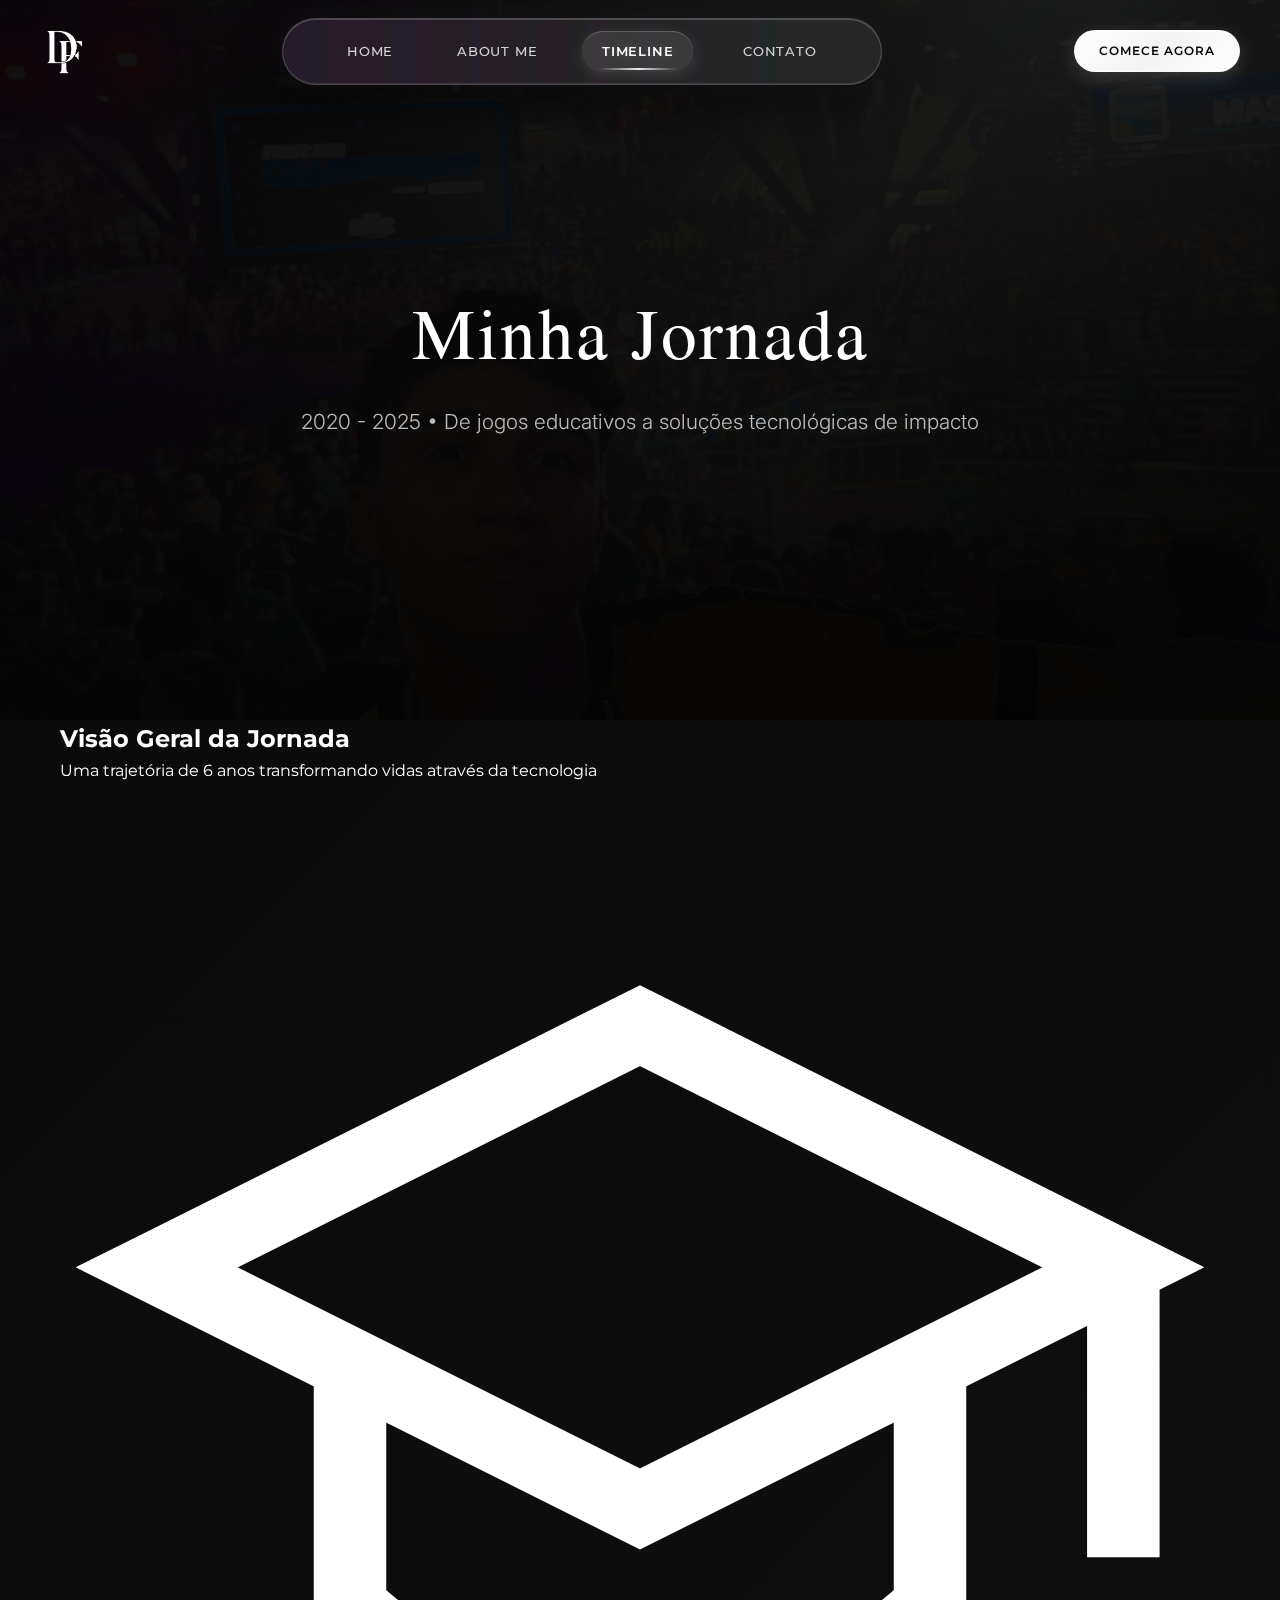
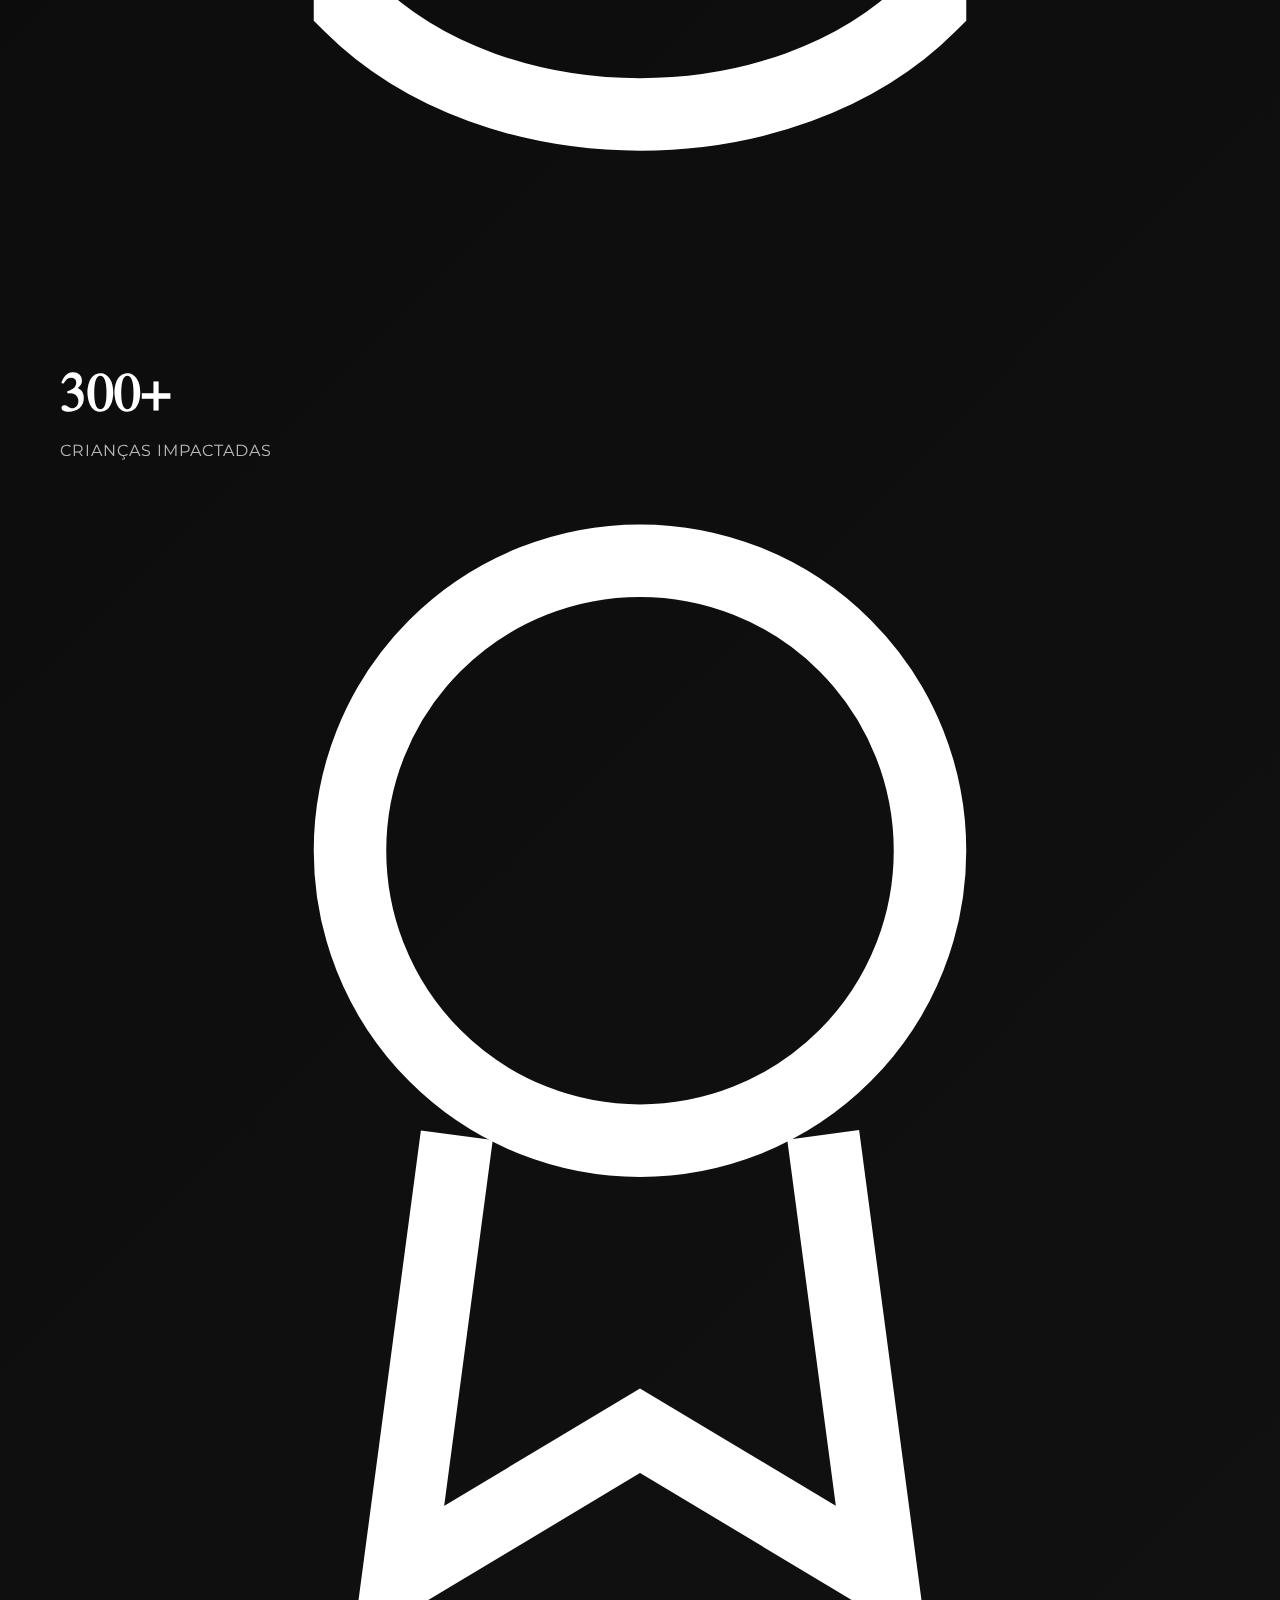
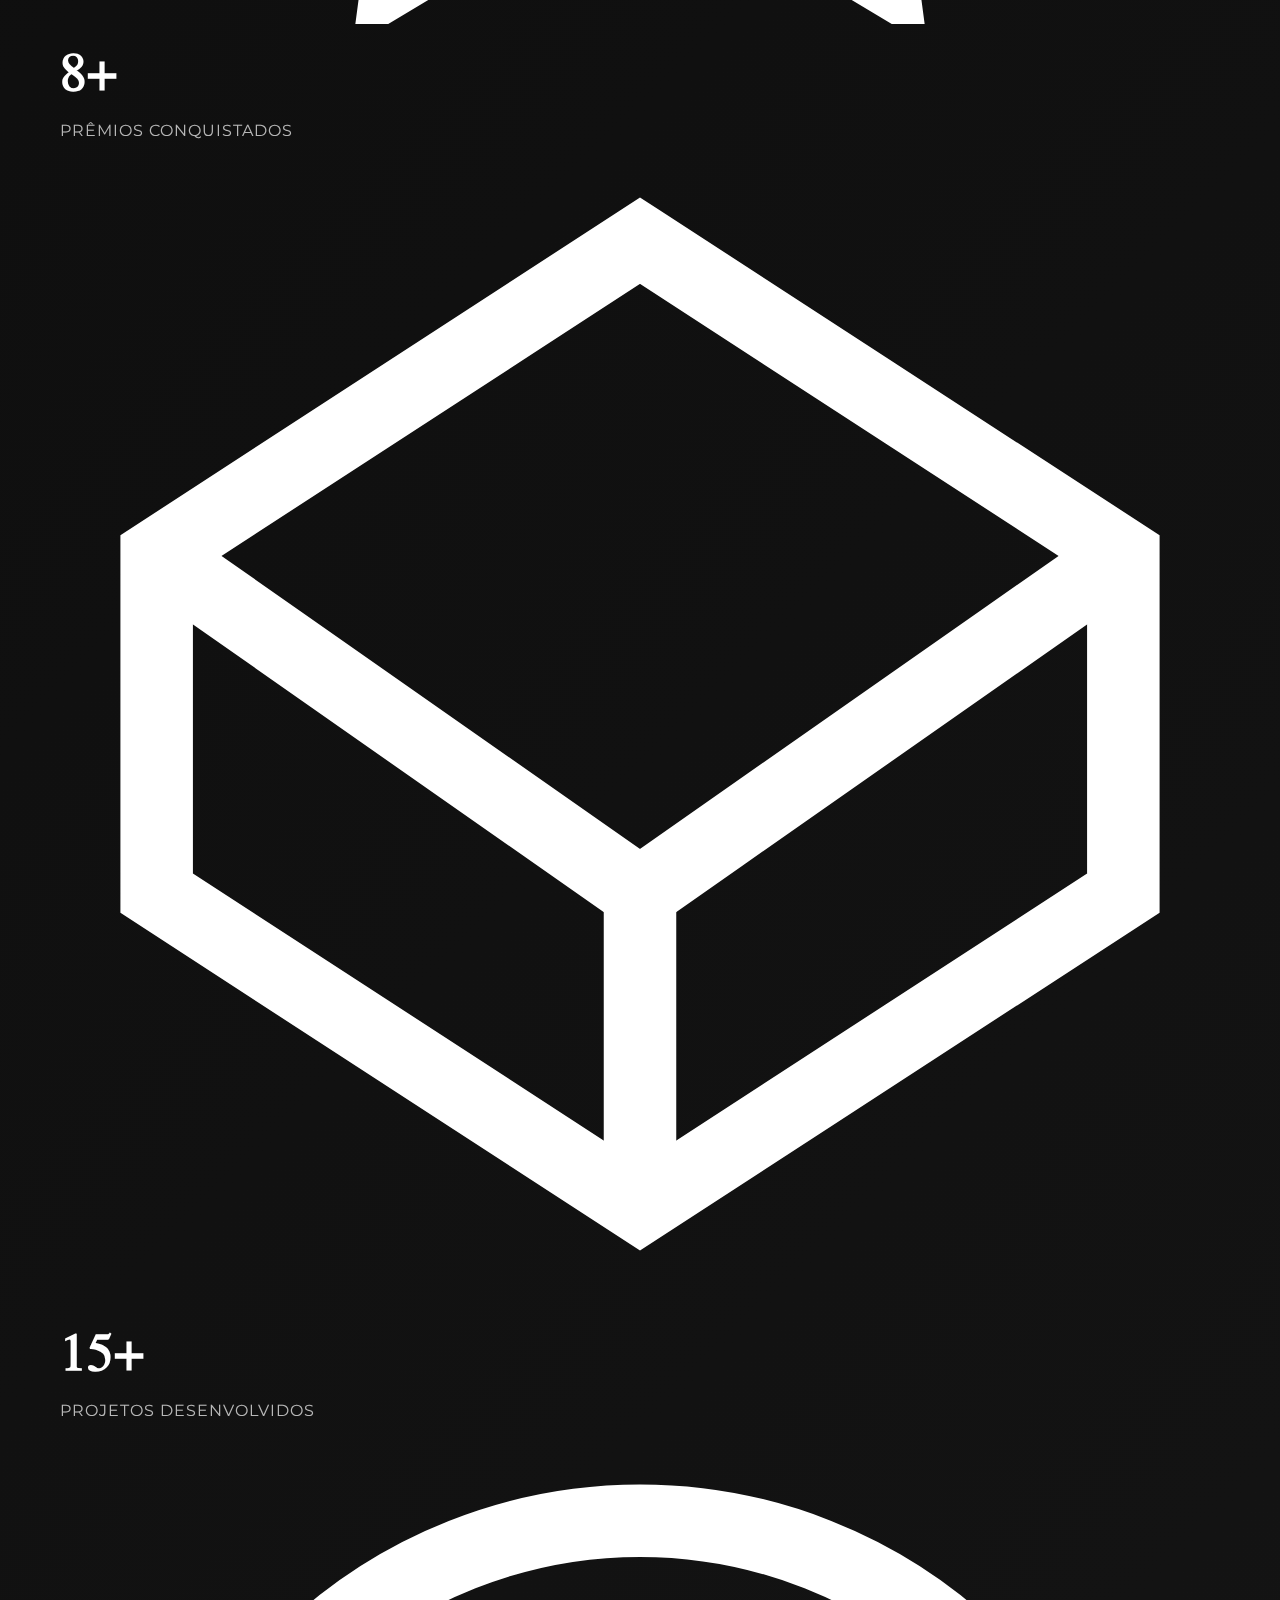
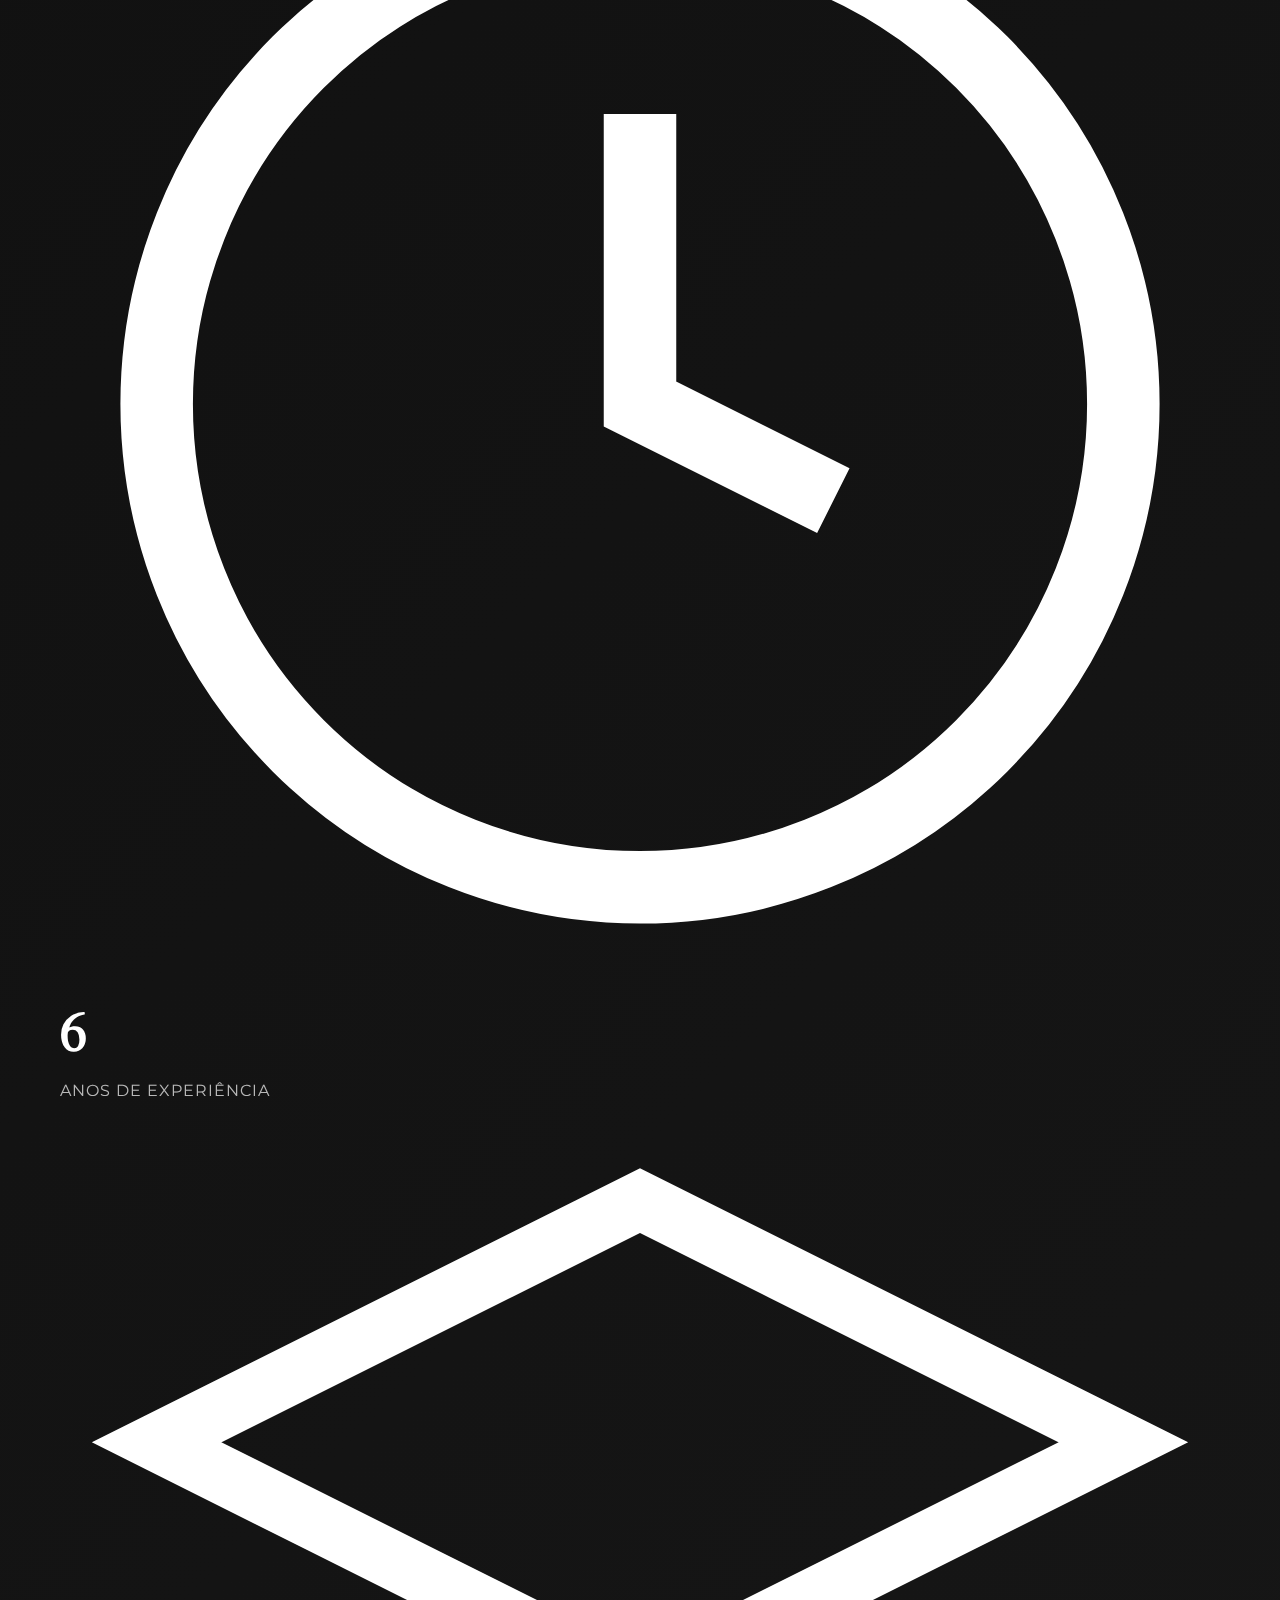
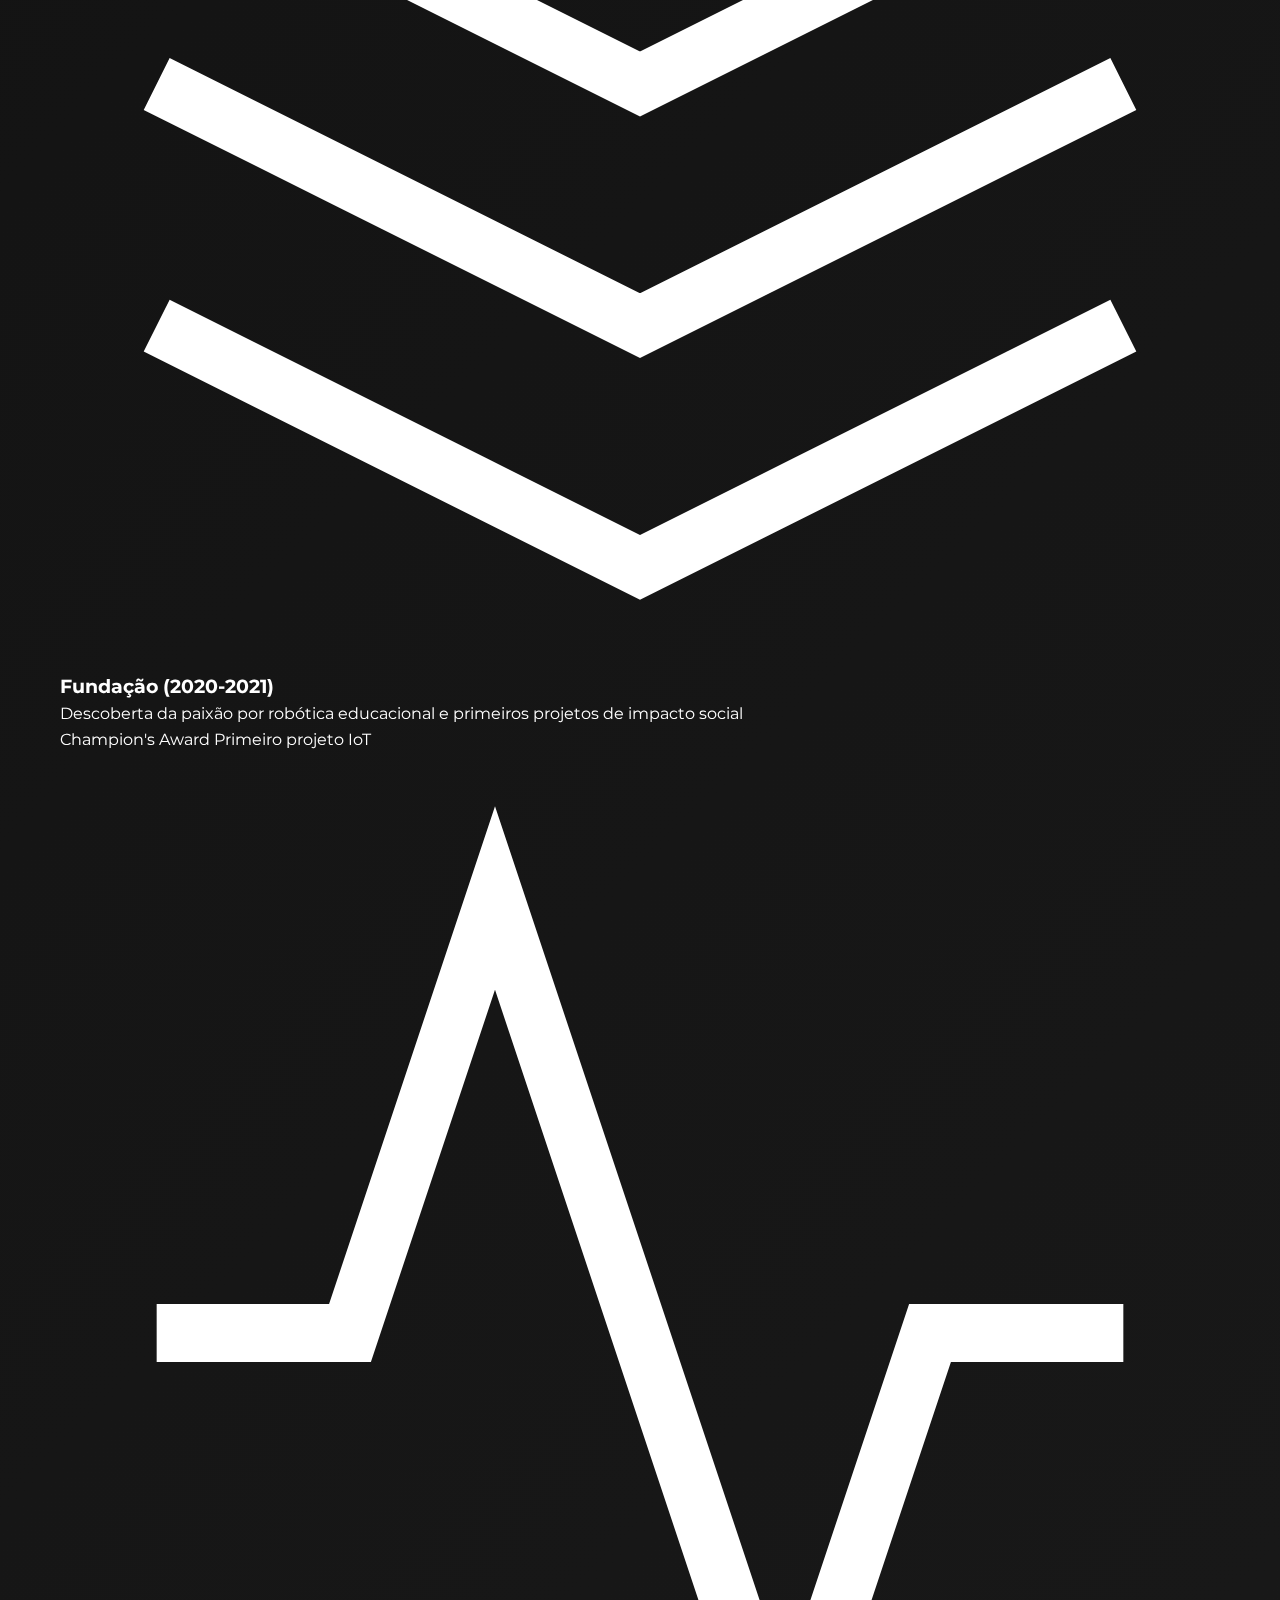
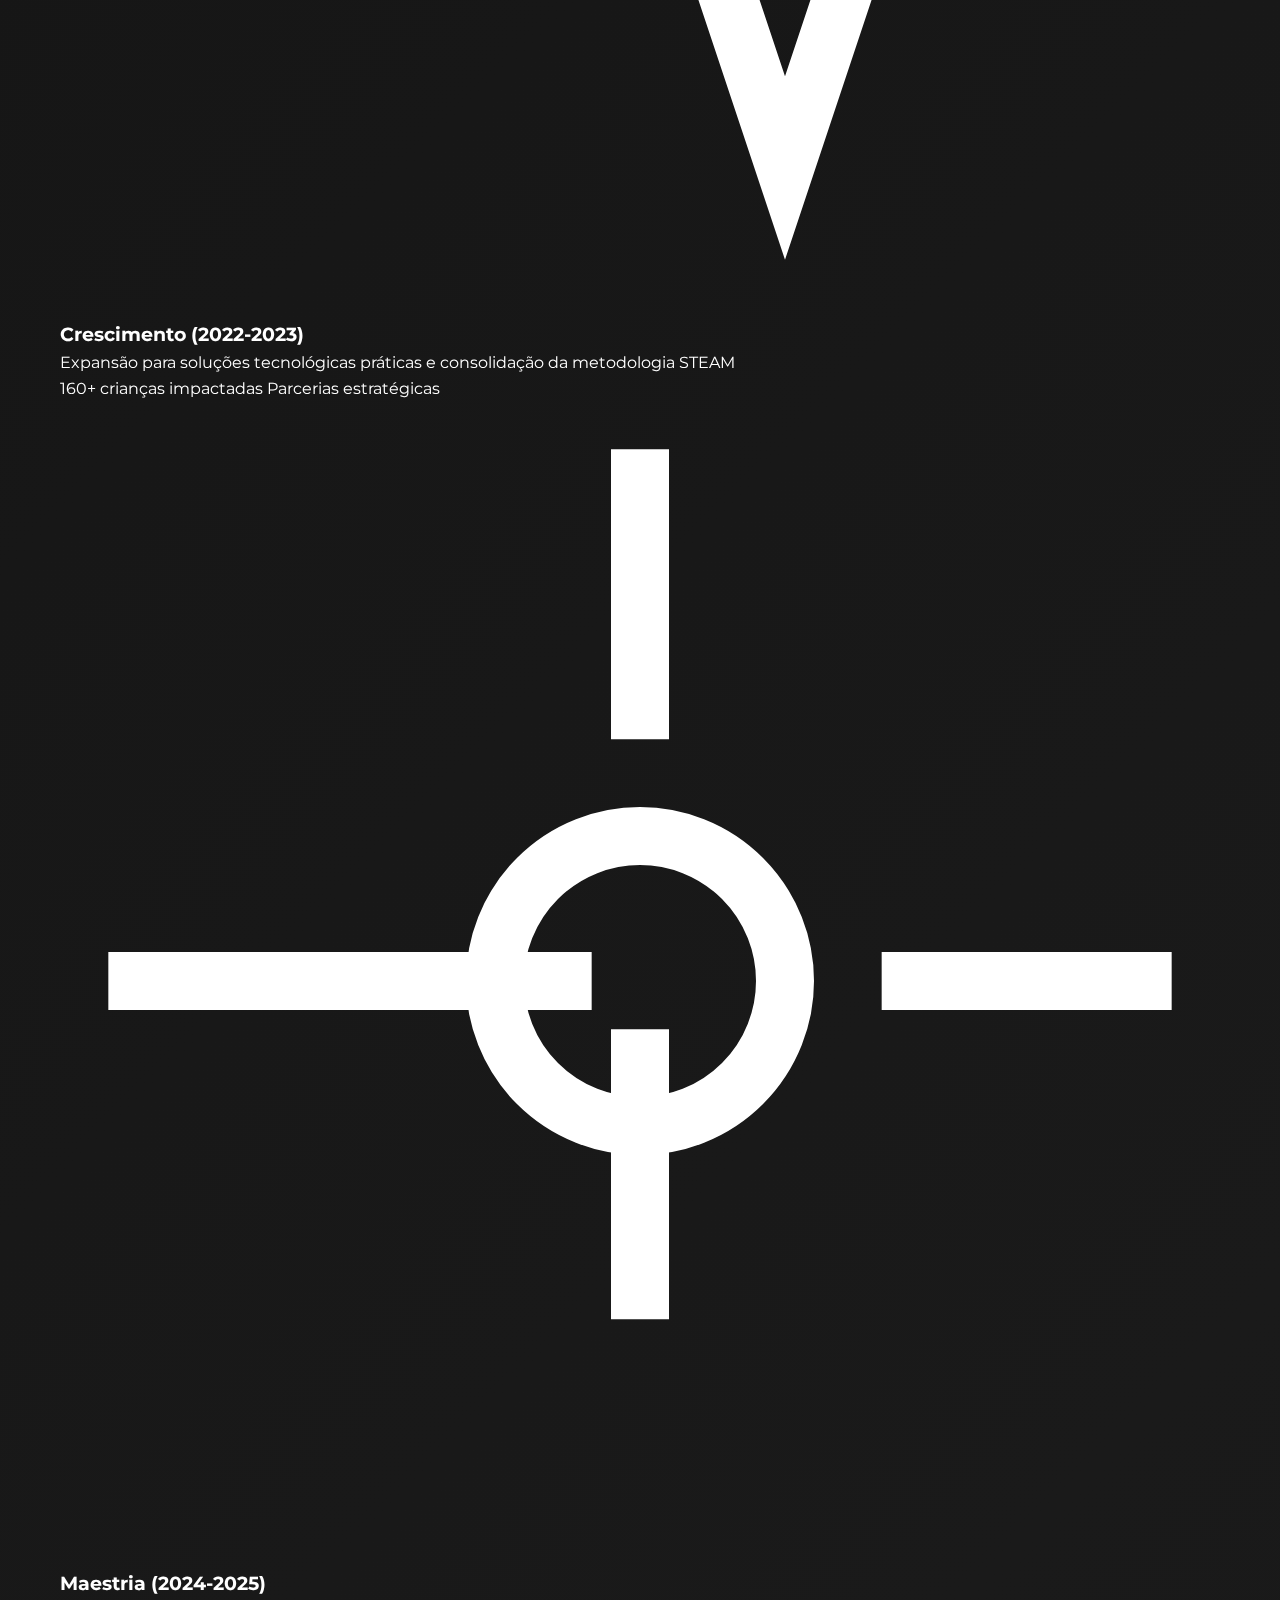
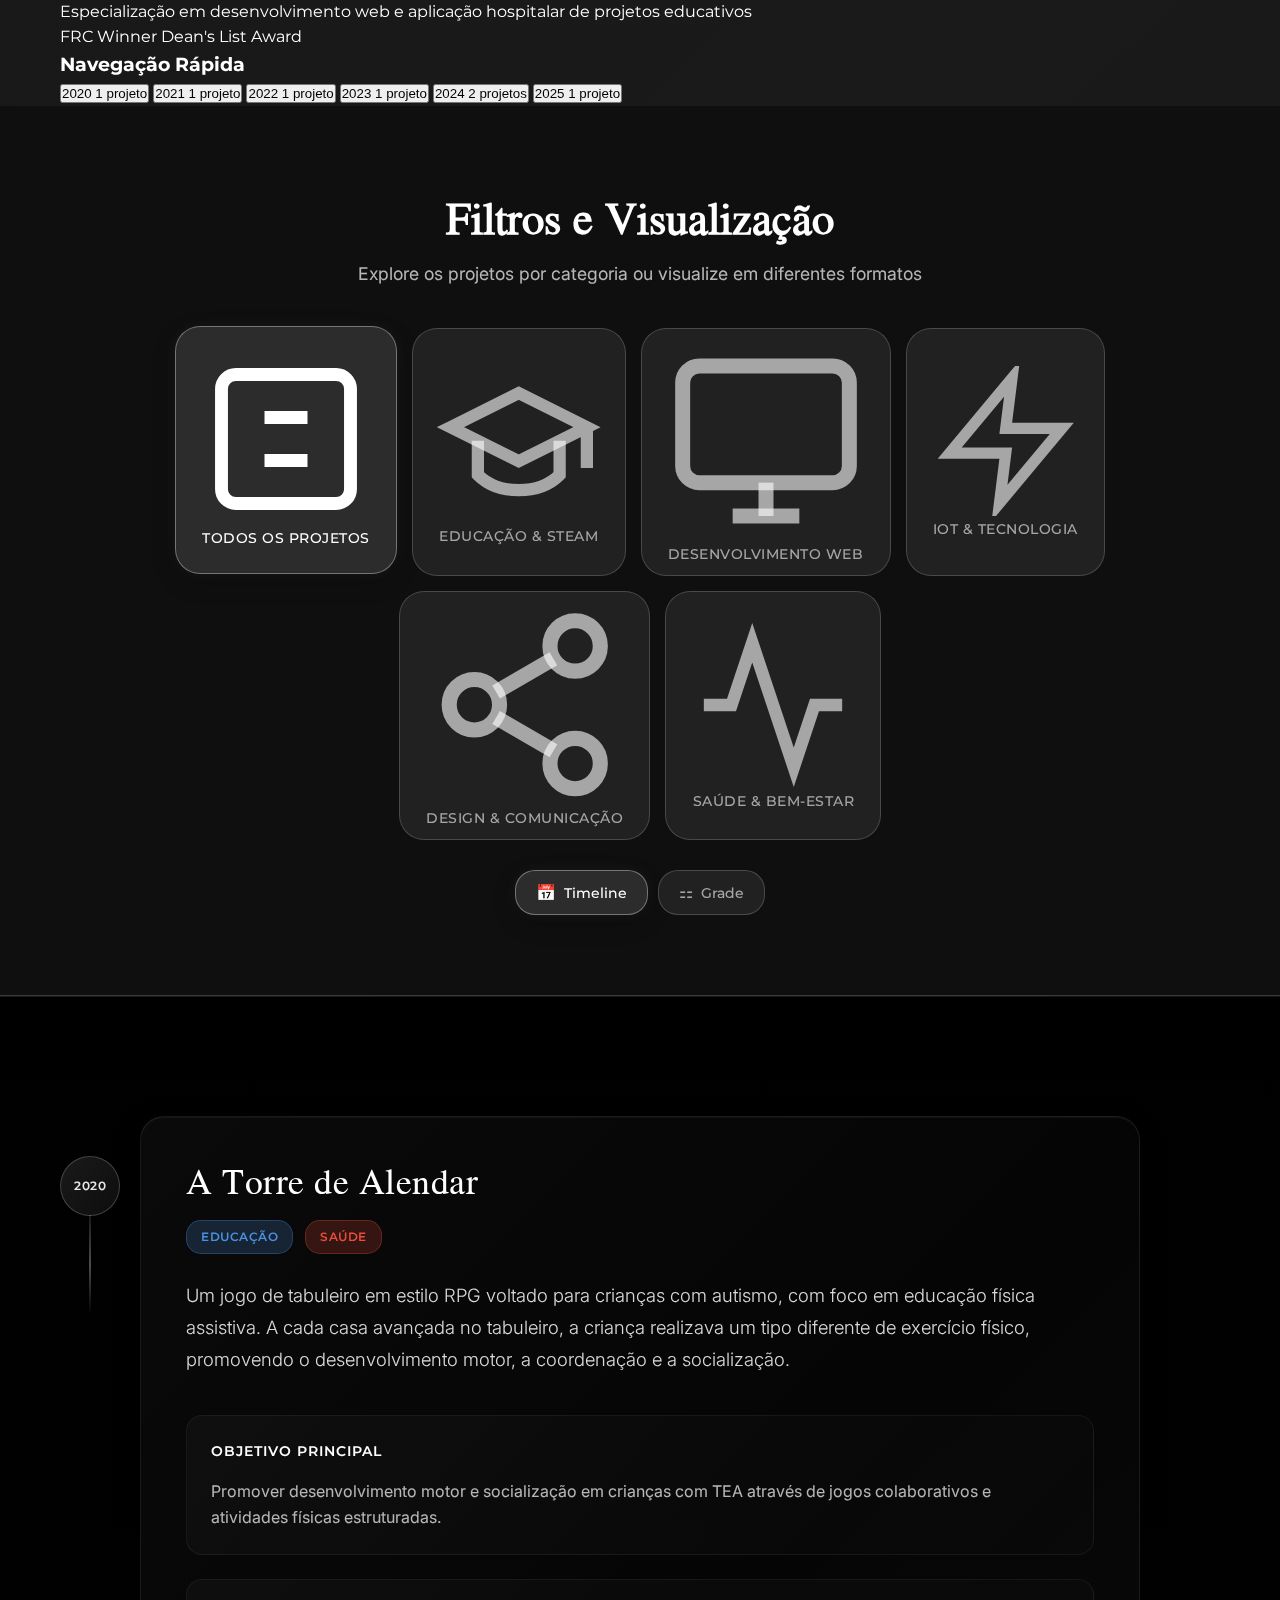
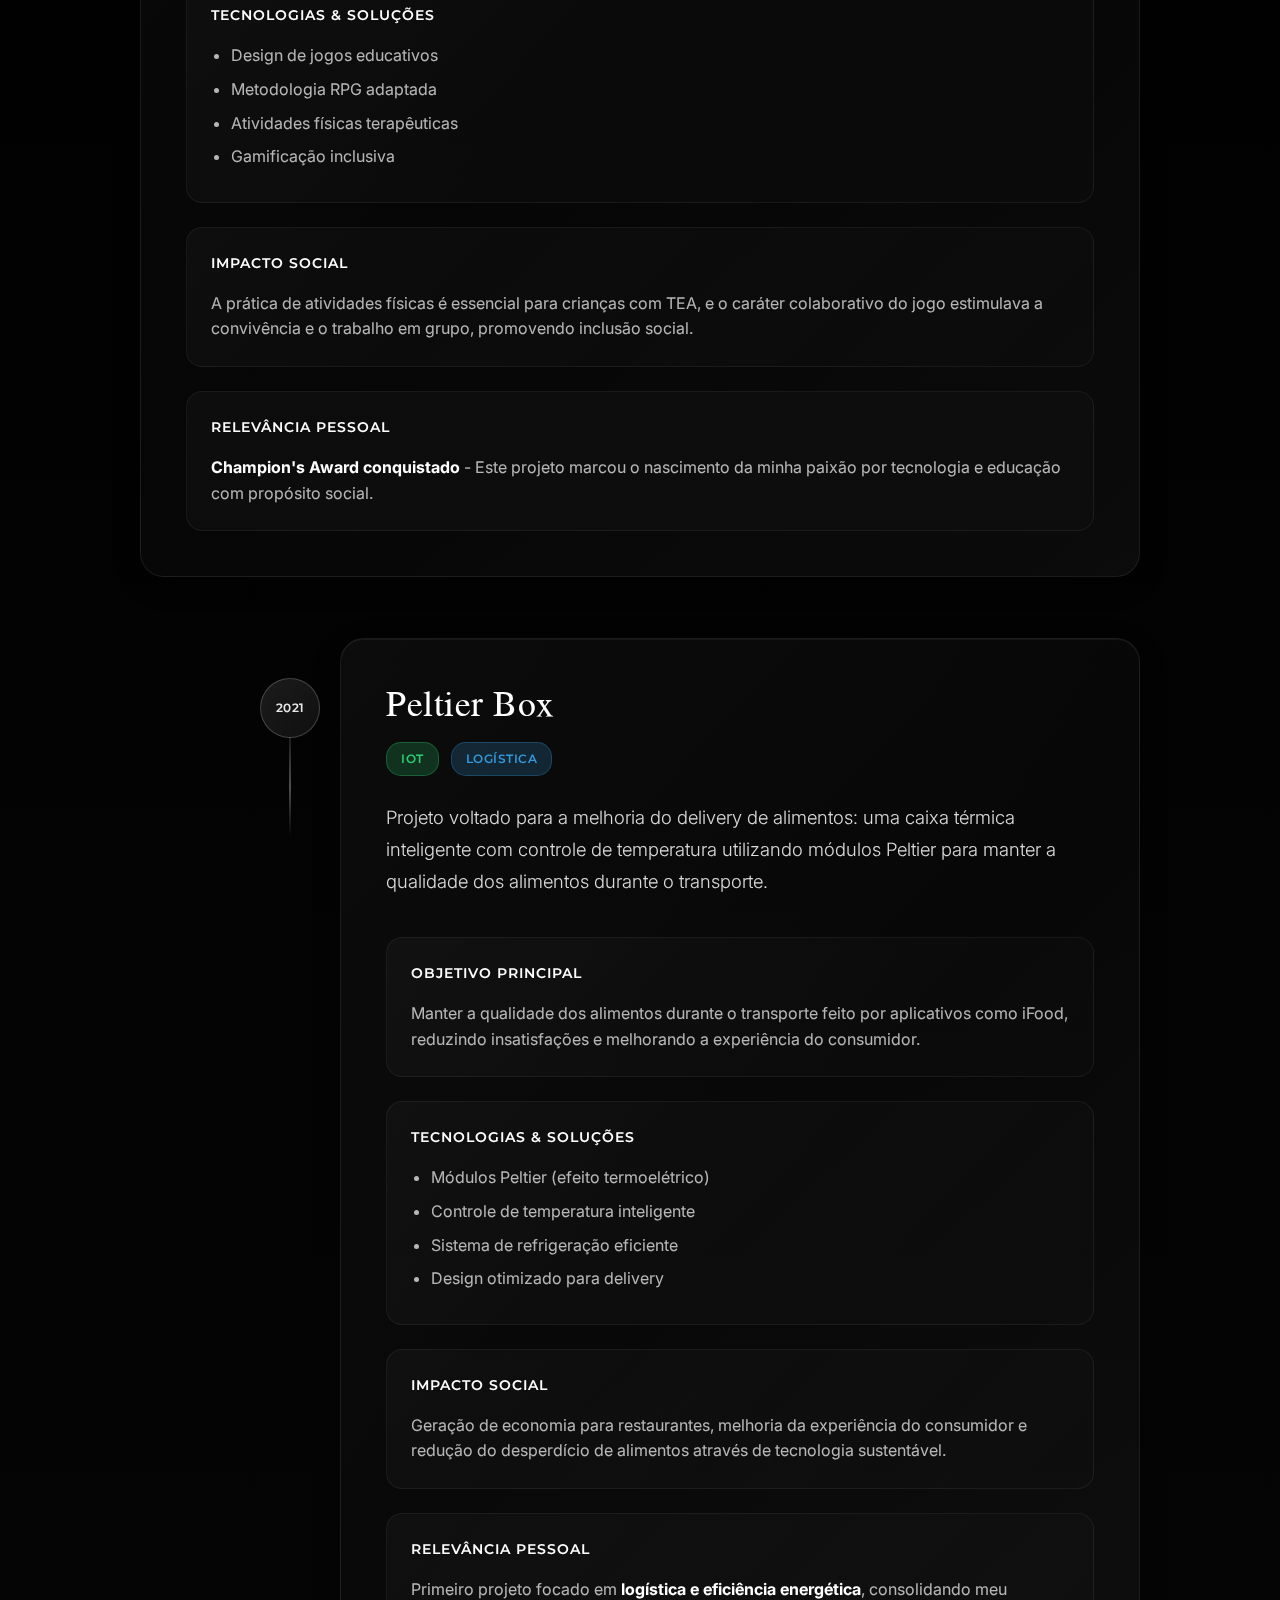
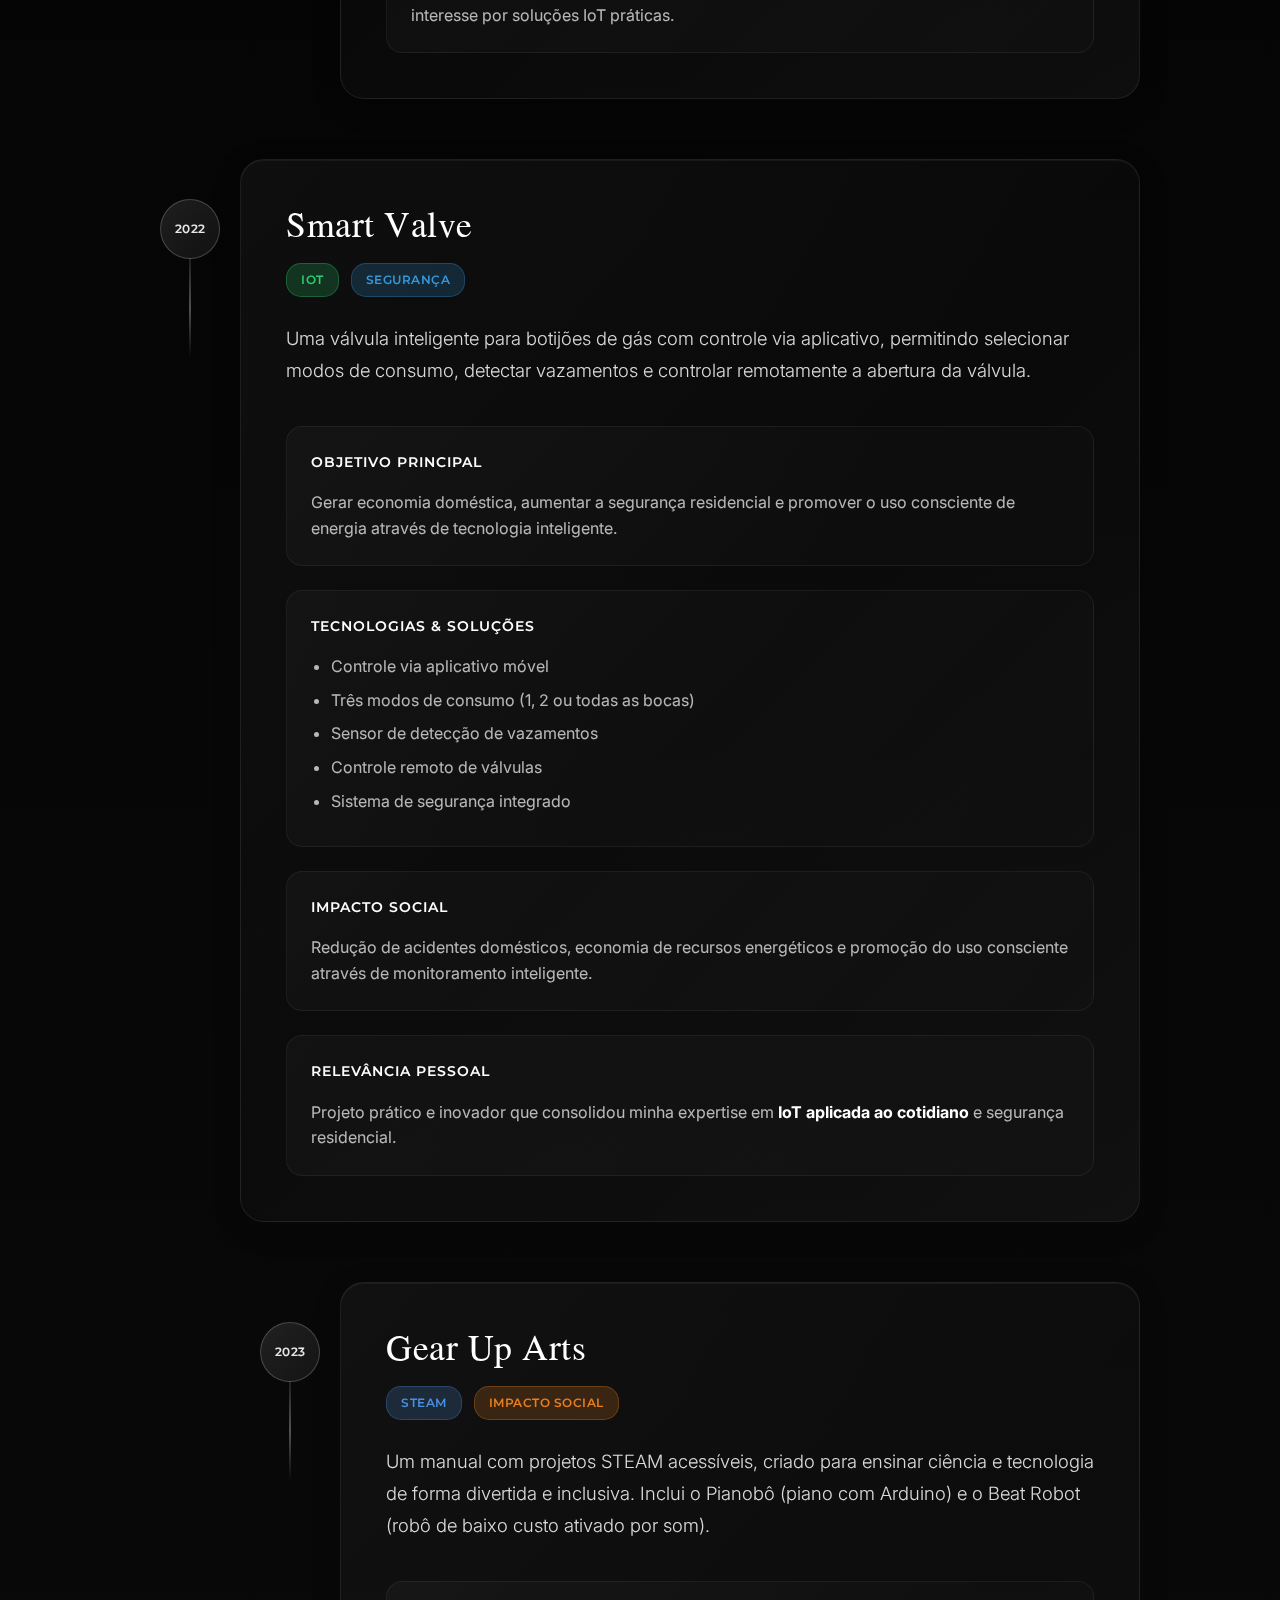
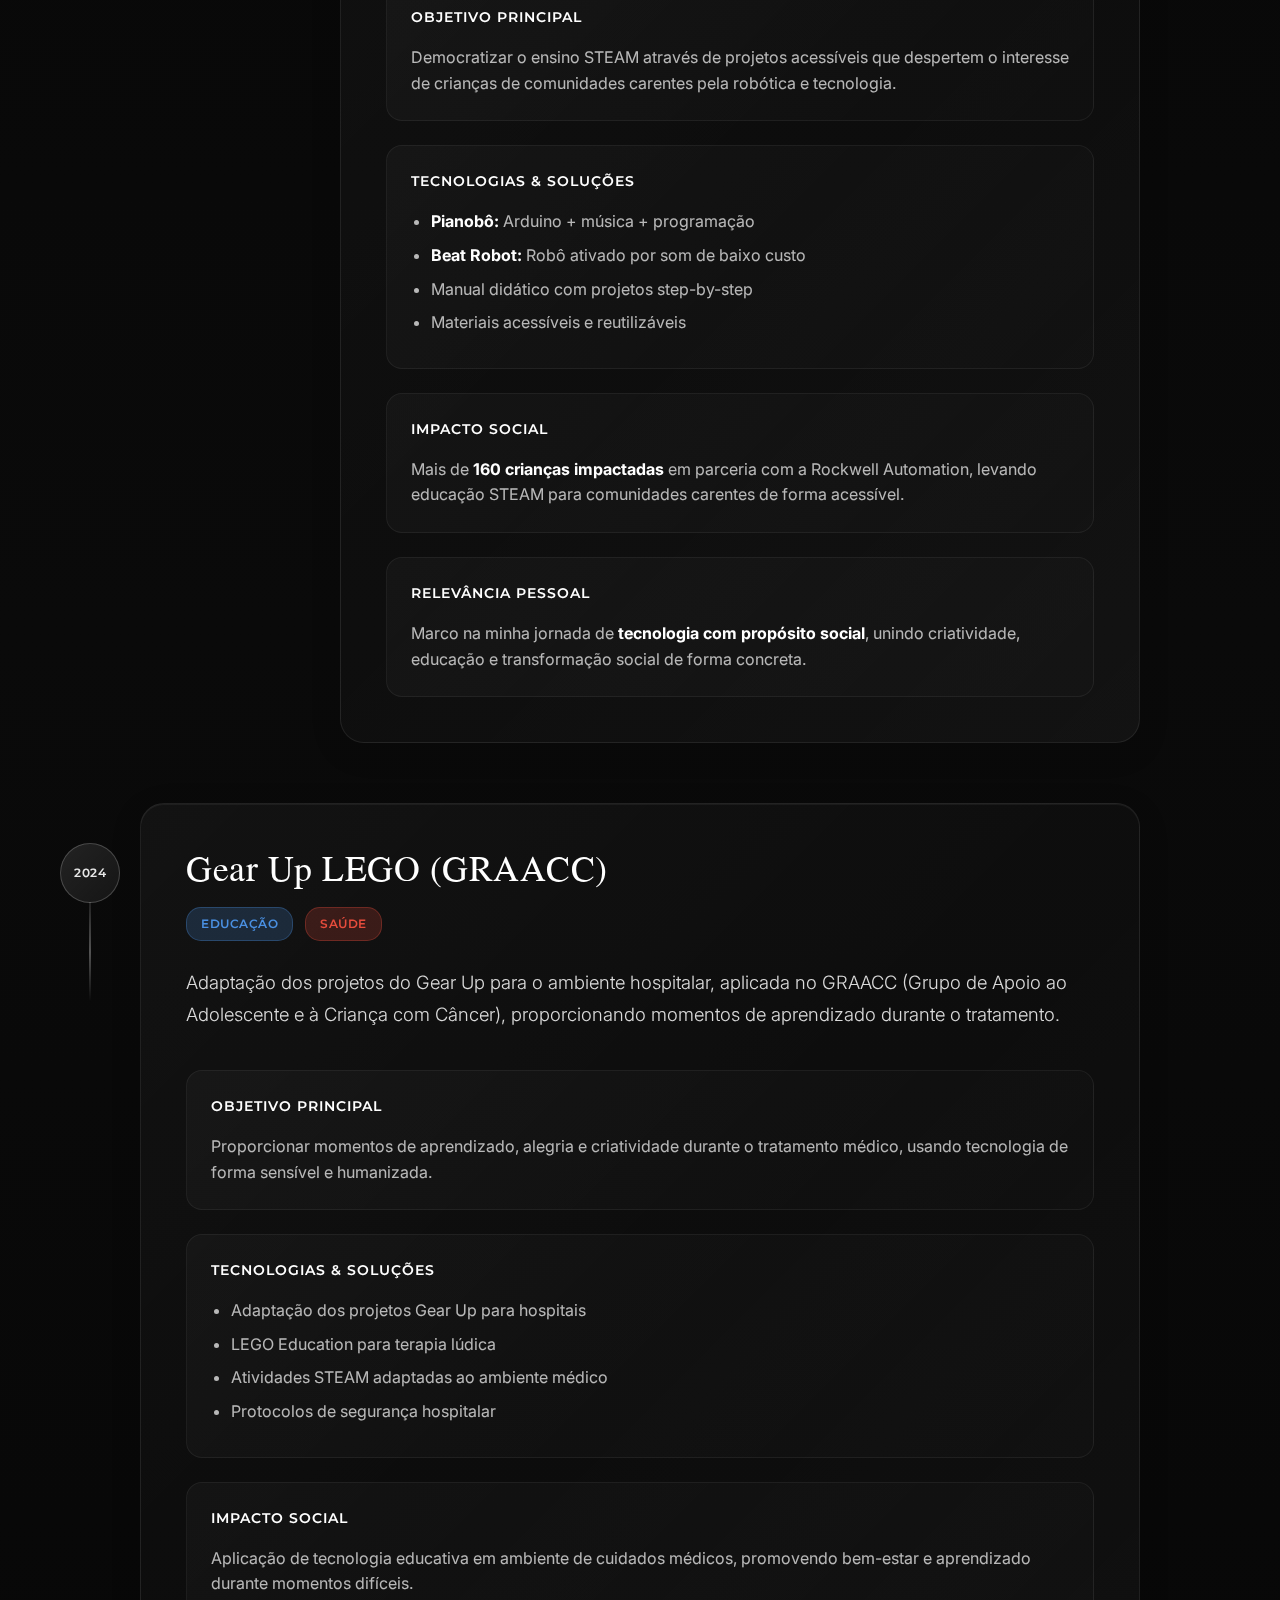
<file: timeline.html>
<!DOCTYPE html>
<html lang="pt-BR">
<head>
    <meta charset="UTF-8">
    <meta name="viewport" content="width=device-width, initial-scale=1.0">
    
    <!-- SEO Meta Tags -->
    <title>Timeline - Diogo Ferrata | Jornada de Projetos em Robótica e Tecnologia</title>
    <meta name="description" content="Acompanhe a evolução dos meus projetos de 2020 a 2025: desde jogos educativos até soluções IoT inovadoras. Uma jornada de impacto social através da tecnologia.">
    <meta name="keywords" content="timeline projetos, robótica educacional, IoT, desenvolvimento web, STEAM, impacto social, Diogo Ferrata">
    <meta name="author" content="Diogo Ferrata">
    <meta name="robots" content="index, follow">
    
    <!-- Open Graph Tags -->
    <meta property="og:title" content="Timeline - Diogo Ferrata | Jornada de Projetos em Robótica e Tecnologia">
    <meta property="og:description" content="Acompanhe a evolução dos meus projetos de 2020 a 2025: desde jogos educativos até soluções IoT inovadoras.">
    <meta property="og:type" content="website">
    <meta property="og:url" content="https://diogoferrata.com/timeline.html">
    <meta property="og:image" content="https://diogoferrata.com/img/diogo-ferrata-logo.png">
    <meta property="og:locale" content="pt_BR">
    
    <!-- Twitter Card Tags -->
    <meta name="twitter:card" content="summary_large_image">
    <meta name="twitter:title" content="Timeline - Diogo Ferrata | Jornada de Projetos">
    <meta name="twitter:description" content="Evolução de projetos de impacto social através da tecnologia desde 2020.">
    <meta name="twitter:image" content="https://diogoferrata.com/img/diogo-ferrata-logo.png">
    
    <!-- Performance Tags -->
    <meta name="theme-color" content="#0a0a0a">
    <link rel="dns-prefetch" href="//fonts.googleapis.com">
    <link rel="dns-prefetch" href="//fonts.gstatic.com">
    
    <!-- Favicon -->
    <link rel="icon" type="image/x-icon" href="./img/favicon.ico">
    <link rel="apple-touch-icon" sizes="180x180" href="./img/apple-touch-icon.png">
    <link rel="icon" type="image/png" sizes="32x32" href="./img/favicon-32x32.png">
    <link rel="icon" type="image/png" sizes="16x16" href="./img/favicon-16x16.png">
    
    <!-- Preconnect para performance -->
    <link rel="preconnect" href="https://fonts.googleapis.com">
    <link rel="preconnect" href="https://fonts.gstatic.com" crossorigin>
    <link href="https://fonts.googleapis.com/css2?family=Inter:wght@300;400;500;600;700&family=Jomolhari&family=Montserrat:wght@300;400;500;600;700&display=swap" rel="stylesheet">
    
    <!-- Stylesheets -->
    <link rel="stylesheet" href="global.css?v=2025010703">
    <link rel="stylesheet" href="style.css?v=2025010703">
    <link rel="stylesheet" href="timeline.css?v=2025010703">
    
    <!-- Preload crítico -->
    <link rel="preload" href="./img/diogo-ferrata-logo.png" as="image">
</head>
<body>
    <!-- Header -->
    <header class="header" id="header">
        <div class="header-content">
            <div class="logo-section">
                <div class="logo-wrapper">
                    <div class="logo-container">
                        <img src="./img/diogo-ferrata-logo.png" alt="Diogo Ferrata" class="logo-img">
                    </div>
                </div>
            </div>
            
            <nav class="nav-container">
                <ul class="nav-links">
                    <li><a href="index.html">Home</a></li>
                    <li><a href="aboutme.html">About me</a></li>
                    <li><a href="timeline.html" class="active">Timeline</a></li>
                    <li><a href="contato.html" class="contact-link">CONTATO</a></li>
                </ul>
            </nav>
            
            <div class="cta-section">
                <a href="comece-agora.html" class="cta-btn">COMECE AGORA</a>
            </div>
        </div>
    </header>

    <!-- Hero Section -->
    <section class="timeline-hero">
        <div class="timeline-hero-overlay"></div>
        <div class="timeline-hero-content">
            <h1 class="timeline-hero-title">Minha Jornada</h1>
            <p class="timeline-hero-subtitle">2020 - 2025 • De jogos educativos a soluções tecnológicas de impacto</p>
        </div>
    </section>

    <!-- Timeline Content -->
    <main class="timeline-main">
        <!-- Journey Overview -->
        <section class="journey-overview">
            <div class="container">
                <div class="overview-header">
                    <h2>Visão Geral da Jornada</h2>
                    <p>Uma trajetória de 6 anos transformando vidas através da tecnologia</p>
                </div>

                <div class="overview-stats">
                    <div class="overview-stat">
                        <div class="stat-icon education-icon">
                            <svg viewBox="0 0 24 24" fill="none" stroke="currentColor" stroke-width="1.5">
                                <path d="M22 10v6M2 10l10-5 10 5-10 5z"/>
                                <path d="M6 12v5c3 3 9 3 12 0v-5"/>
                            </svg>
                        </div>
                        <div class="stat-content">
                            <span class="stat-number">300+</span>
                            <span class="stat-label">Crianças Impactadas</span>
                        </div>
                    </div>
                    <div class="overview-stat">
                        <div class="stat-icon achievement-icon">
                            <svg viewBox="0 0 24 24" fill="none" stroke="currentColor" stroke-width="1.5">
                                <circle cx="12" cy="8" r="6"/>
                                <path d="M8.21 13.89L7 23l5-3 5 3-1.21-9.12"/>
                            </svg>
                        </div>
                        <div class="stat-content">
                            <span class="stat-number">8+</span>
                            <span class="stat-label">Prêmios Conquistados</span>
                        </div>
                    </div>
                    <div class="overview-stat">
                        <div class="stat-icon project-icon">
                            <svg viewBox="0 0 24 24" fill="none" stroke="currentColor" stroke-width="1.5">
                                <polygon points="12 2 22 8.5 22 15.5 12 22 2 15.5 2 8.5 12 2"/>
                                <line x1="12" y1="22" x2="12" y2="15.5"/>
                                <polyline points="22,8.5 12,15.5 2,8.5"/>
                            </svg>
                        </div>
                        <div class="stat-content">
                            <span class="stat-number">15+</span>
                            <span class="stat-label">Projetos Desenvolvidos</span>
                        </div>
                    </div>
                    <div class="overview-stat">
                        <div class="stat-icon timeline-icon">
                            <svg viewBox="0 0 24 24" fill="none" stroke="currentColor" stroke-width="1.5">
                                <circle cx="12" cy="12" r="10"/>
                                <polyline points="12,6 12,12 16,14"/>
                            </svg>
                        </div>
                        <div class="stat-content">
                            <span class="stat-number">6</span>
                            <span class="stat-label">Anos de Experiência</span>
                        </div>
                    </div>
                </div>

                <div class="journey-phases">
                    <div class="phase-card foundation">
                        <div class="phase-icon">
                            <svg viewBox="0 0 24 24" fill="none" stroke="currentColor" stroke-width="1.2">
                                <path d="M12 2L2 7l10 5 10-5-10-5z"/>
                                <path d="M2 17l10 5 10-5"/>
                                <path d="M2 12l10 5 10-5"/>
                            </svg>
                        </div>
                        <h3>Fundação (2020-2021)</h3>
                        <p>Descoberta da paixão por robótica educacional e primeiros projetos de impacto social</p>
                        <div class="phase-highlights">
                            <span>Champion's Award</span>
                            <span>Primeiro projeto IoT</span>
                        </div>
                    </div>
                    <div class="phase-card growth">
                        <div class="phase-icon">
                            <svg viewBox="0 0 24 24" fill="none" stroke="currentColor" stroke-width="1.2">
                                <polyline points="22,12 18,12 15,21 9,3 6,12 2,12"/>
                            </svg>
                        </div>
                        <h3>Crescimento (2022-2023)</h3>
                        <p>Expansão para soluções tecnológicas práticas e consolidação da metodologia STEAM</p>
                        <div class="phase-highlights">
                            <span>160+ crianças impactadas</span>
                            <span>Parcerias estratégicas</span>
                        </div>
                    </div>
                    <div class="phase-card mastery">
                        <div class="phase-icon">
                            <svg viewBox="0 0 24 24" fill="none" stroke="currentColor" stroke-width="1.2">
                                <circle cx="12" cy="12" r="3"/>
                                <path d="M12 1v6m0 6v6m11-7h-6m-6 0H1"/>
                            </svg>
                        </div>
                        <h3>Maestria (2024-2025)</h3>
                        <p>Especialização em desenvolvimento web e aplicação hospitalar de projetos educativos</p>
                        <div class="phase-highlights">
                            <span>FRC Winner</span>
                            <span>Dean's List Award</span>
                        </div>
                    </div>
                </div>
            </div>
        </section>

        <!-- Quick Navigation -->
        <section class="timeline-navigation">
            <div class="container">
                <h3>Navegação Rápida</h3>
                <div class="year-navigation">
                    <button class="year-btn" data-year="2020">
                        <span class="year">2020</span>
                        <span class="project-count">1 projeto</span>
                    </button>
                    <button class="year-btn" data-year="2021">
                        <span class="year">2021</span>
                        <span class="project-count">1 projeto</span>
                    </button>
                    <button class="year-btn" data-year="2022">
                        <span class="year">2022</span>
                        <span class="project-count">1 projeto</span>
                    </button>
                    <button class="year-btn" data-year="2023">
                        <span class="year">2023</span>
                        <span class="project-count">1 projeto</span>
                    </button>
                    <button class="year-btn" data-year="2024">
                        <span class="year">2024</span>
                        <span class="project-count">2 projetos</span>
                    </button>
                    <button class="year-btn" data-year="2025">
                        <span class="year">2025</span>
                        <span class="project-count">1 projeto</span>
                    </button>
                </div>
            </div>
        </section>

        <!-- Filters Section -->
        <section class="timeline-filters">
            <div class="container">
                <div class="filters-header">
                    <h2>Filtros e Visualização</h2>
                    <p>Explore os projetos por categoria ou visualize em diferentes formatos</p>
                </div>
                
                <div class="filter-controls">
                    <button class="filter-btn active" data-filter="all">
                        <span class="filter-icon">
                            <svg viewBox="0 0 24 24" fill="none" stroke="currentColor" stroke-width="1.8">
                                <rect x="3" y="3" width="18" height="18" rx="2" ry="2"/>
                                <line x1="9" y1="9" x2="15" y2="9"/>
                                <line x1="9" y1="15" x2="15" y2="15"/>
                            </svg>
                        </span>
                        <span>Todos os Projetos</span>
                    </button>
                    <button class="filter-btn" data-filter="education">
                        <span class="filter-icon">
                            <svg viewBox="0 0 24 24" fill="none" stroke="currentColor" stroke-width="1.8">
                                <path d="M22 10v6M2 10l10-5 10 5-10 5z"/>
                                <path d="M6 12v5c3 3 9 3 12 0v-5"/>
                            </svg>
                        </span>
                        <span>Educação & STEAM</span>
                    </button>
                    <button class="filter-btn" data-filter="web">
                        <span class="filter-icon">
                            <svg viewBox="0 0 24 24" fill="none" stroke="currentColor" stroke-width="1.8">
                                <rect x="2" y="3" width="20" height="14" rx="2" ry="2"/>
                                <line x1="8" y1="21" x2="16" y2="21"/>
                                <line x1="12" y1="17" x2="12" y2="21"/>
                            </svg>
                        </span>
                        <span>Desenvolvimento Web</span>
                    </button>
                    <button class="filter-btn" data-filter="iot">
                        <span class="filter-icon">
                            <svg viewBox="0 0 24 24" fill="none" stroke="currentColor" stroke-width="1.8">
                                <polygon points="13 2 3 14 12 14 11 22 21 10 12 10 13 2"/>
                            </svg>
                        </span>
                        <span>IoT & Tecnologia</span>
                    </button>
                    <button class="filter-btn" data-filter="design">
                        <span class="filter-icon">
                            <svg viewBox="0 0 24 24" fill="none" stroke="currentColor" stroke-width="1.8">
                                <circle cx="18" cy="5" r="3"/>
                                <circle cx="6" cy="12" r="3"/>
                                <circle cx="18" cy="19" r="3"/>
                                <path d="M8.59 13.51l6.83 3.98"/>
                                <path d="M15.41 6.51l-6.82 3.98"/>
                            </svg>
                        </span>
                        <span>Design & Comunicação</span>
                    </button>
                    <button class="filter-btn" data-filter="health">
                        <span class="filter-icon">
                            <svg viewBox="0 0 24 24" fill="none" stroke="currentColor" stroke-width="1.8">
                                <path d="M22 12h-4l-3 9L9 3l-3 9H2"/>
                            </svg>
                        </span>
                        <span>Saúde & Bem-estar</span>
                    </button>
                </div>
                
                <div class="view-toggle">
                    <button class="view-btn active" data-view="timeline">
                        <span class="view-icon">📅</span>
                        <span>Timeline</span>
                    </button>
                    <button class="view-btn" data-view="grid">
                        <span class="view-icon">⚏</span>
                        <span>Grade</span>
                    </button>
                </div>
            </div>
        </section>

        <!-- Timeline Section -->
        <section class="timeline-section">
            <div class="container">
                <div class="timeline-wrapper" id="timelineContainer">
                    
                    <!-- 2020 Project -->
                    <!-- Para adicionar link do projeto, substitua # pela URL: data-project-url="https://seulink.com" -->
                    <div class="timeline-item" data-year="2020" data-category="education health" data-project-url="#">
                        <div class="timeline-marker">
                            <span class="timeline-year">2020</span>
                        </div>
                        <div class="timeline-content">
                            <div class="project-card clickable-project">
                                <div class="project-header">
                                    <h3 class="project-title">A Torre de Alendar</h3>
                                    <div class="project-badges">
                                        <span class="badge education">Educação</span>
                                        <span class="badge health">Saúde</span>
                                    </div>
                                </div>
                                
                                <p class="project-description">
                                    Um jogo de tabuleiro em estilo RPG voltado para crianças com autismo, com foco em educação física assistiva. A cada casa avançada no tabuleiro, a criança realizava um tipo diferente de exercício físico, promovendo o desenvolvimento motor, a coordenação e a socialização.
                                </p>
                                
                                <div class="project-details">
                                    <div class="detail-section">
                                        <h4>Objetivo Principal</h4>
                                        <p>Promover desenvolvimento motor e socialização em crianças com TEA através de jogos colaborativos e atividades físicas estruturadas.</p>
                                    </div>
                                    
                                    <div class="detail-section">
                                        <h4>Tecnologias & Soluções</h4>
                                        <ul>
                                            <li>Design de jogos educativos</li>
                                            <li>Metodologia RPG adaptada</li>
                                            <li>Atividades físicas terapêuticas</li>
                                            <li>Gamificação inclusiva</li>
                                        </ul>
                                    </div>
                                    
                                    <div class="detail-section">
                                        <h4>Impacto Social</h4>
                                        <p>A prática de atividades físicas é essencial para crianças com TEA, e o caráter colaborativo do jogo estimulava a convivência e o trabalho em grupo, promovendo inclusão social.</p>
                                    </div>
                                    
                                    <div class="detail-section">
                                        <h4>Relevância Pessoal</h4>
                                        <p><strong>Champion's Award conquistado</strong> - Este projeto marcou o nascimento da minha paixão por tecnologia e educação com propósito social.</p>
                                    </div>
                                </div>
                            </div>
                        </div>
                    </div>

                    <!-- 2021 Project -->
                    <div class="timeline-item" data-year="2021" data-category="iot" data-project-url="#">
                        <div class="timeline-marker">
                            <span class="timeline-year">2021</span>
                        </div>
                        <div class="timeline-content">
                            <div class="project-card clickable-project">
                                <div class="project-header">
                                    <h3 class="project-title">Peltier Box</h3>
                                    <div class="project-badges">
                                        <span class="badge iot">IoT</span>
                                        <span class="badge logistics">Logística</span>
                                    </div>
                                </div>
                                
                                <p class="project-description">
                                    Projeto voltado para a melhoria do delivery de alimentos: uma caixa térmica inteligente com controle de temperatura utilizando módulos Peltier para manter a qualidade dos alimentos durante o transporte.
                                </p>
                                
                                <div class="project-details">
                                    <div class="detail-section">
                                        <h4>Objetivo Principal</h4>
                                        <p>Manter a qualidade dos alimentos durante o transporte feito por aplicativos como iFood, reduzindo insatisfações e melhorando a experiência do consumidor.</p>
                                    </div>
                                    
                                    <div class="detail-section">
                                        <h4>Tecnologias & Soluções</h4>
                                        <ul>
                                            <li>Módulos Peltier (efeito termoelétrico)</li>
                                            <li>Controle de temperatura inteligente</li>
                                            <li>Sistema de refrigeração eficiente</li>
                                            <li>Design otimizado para delivery</li>
                                        </ul>
                                    </div>
                                    
                                    <div class="detail-section">
                                        <h4>Impacto Social</h4>
                                        <p>Geração de economia para restaurantes, melhoria da experiência do consumidor e redução do desperdício de alimentos através de tecnologia sustentável.</p>
                                    </div>
                                    
                                    <div class="detail-section">
                                        <h4>Relevância Pessoal</h4>
                                        <p>Primeiro projeto focado em <strong>logística e eficiência energética</strong>, consolidando meu interesse por soluções IoT práticas.</p>
                                    </div>
                                </div>
                            </div>
                        </div>
                    </div>

                    <!-- 2022 Project -->
                    <div class="timeline-item" data-year="2022" data-category="iot" data-project-url="#">
                        <div class="timeline-marker">
                            <span class="timeline-year">2022</span>
                        </div>
                        <div class="timeline-content">
                            <div class="project-card clickable-project">
                                <div class="project-header">
                                    <h3 class="project-title">Smart Valve</h3>
                                    <div class="project-badges">
                                        <span class="badge iot">IoT</span>
                                        <span class="badge security">Segurança</span>
                                    </div>
                                </div>
                                
                                <p class="project-description">
                                    Uma válvula inteligente para botijões de gás com controle via aplicativo, permitindo selecionar modos de consumo, detectar vazamentos e controlar remotamente a abertura da válvula.
                                </p>
                                
                                <div class="project-details">
                                    <div class="detail-section">
                                        <h4>Objetivo Principal</h4>
                                        <p>Gerar economia doméstica, aumentar a segurança residencial e promover o uso consciente de energia através de tecnologia inteligente.</p>
                                    </div>
                                    
                                    <div class="detail-section">
                                        <h4>Tecnologias & Soluções</h4>
                                        <ul>
                                            <li>Controle via aplicativo móvel</li>
                                            <li>Três modos de consumo (1, 2 ou todas as bocas)</li>
                                            <li>Sensor de detecção de vazamentos</li>
                                            <li>Controle remoto de válvulas</li>
                                            <li>Sistema de segurança integrado</li>
                                        </ul>
                                    </div>
                                    
                                    <div class="detail-section">
                                        <h4>Impacto Social</h4>
                                        <p>Redução de acidentes domésticos, economia de recursos energéticos e promoção do uso consciente através de monitoramento inteligente.</p>
                                    </div>
                                    
                                    <div class="detail-section">
                                        <h4>Relevância Pessoal</h4>
                                        <p>Projeto prático e inovador que consolidou minha expertise em <strong>IoT aplicada ao cotidiano</strong> e segurança residencial.</p>
                                    </div>
                                </div>
                            </div>
                        </div>
                    </div>

                    <!-- 2023 Project -->
                    <div class="timeline-item" data-year="2023" data-category="education" data-project-url="https://drive.google.com/drive/folders/12gn0pWHKobH-NcyNvkuH4hH9ELRVlOjU?usp=sharing">
                        <div class="timeline-marker">
                            <span class="timeline-year">2023</span>
                        </div>
                        <div class="timeline-content">
                            <div class="project-card clickable-project">
                                <div class="project-header">
                                    <h3 class="project-title">Gear Up Arts</h3>
                                    <div class="project-badges">
                                        <span class="badge education">STEAM</span>
                                        <span class="badge social">Impacto Social</span>
                                    </div>
                                </div>
                                
                                <p class="project-description">
                                    Um manual com projetos STEAM acessíveis, criado para ensinar ciência e tecnologia de forma divertida e inclusiva. Inclui o Pianobô (piano com Arduino) e o Beat Robot (robô de baixo custo ativado por som).
                                </p>
                                
                                <div class="project-details">
                                    <div class="detail-section">
                                        <h4>Objetivo Principal</h4>
                                        <p>Democratizar o ensino STEAM através de projetos acessíveis que despertem o interesse de crianças de comunidades carentes pela robótica e tecnologia.</p>
                                    </div>
                                    
                                    <div class="detail-section">
                                        <h4>Tecnologias & Soluções</h4>
                                        <ul>
                                            <li><strong>Pianobô:</strong> Arduino + música + programação</li>
                                            <li><strong>Beat Robot:</strong> Robô ativado por som de baixo custo</li>
                                            <li>Manual didático com projetos step-by-step</li>
                                            <li>Materiais acessíveis e reutilizáveis</li>
                                        </ul>
                                    </div>
                                    
                                    <div class="detail-section">
                                        <h4>Impacto Social</h4>
                                        <p>Mais de <strong>160 crianças impactadas</strong> em parceria com a Rockwell Automation, levando educação STEAM para comunidades carentes de forma acessível.</p>
                                    </div>
                                    
                                    <div class="detail-section">
                                        <h4>Relevância Pessoal</h4>
                                        <p>Marco na minha jornada de <strong>tecnologia com propósito social</strong>, unindo criatividade, educação e transformação social de forma concreta.</p>
                                    </div>
                                </div>
                            </div>
                        </div>
                    </div>

                    <!-- 2024 Project 1 -->
                    <div class="timeline-item" data-year="2024" data-category="education health" data-project-url="https://drive.google.com/drive/folders/12gn0pWHKobH-NcyNvkuH4hH9ELRVlOjU?usp=sharing">
                        <div class="timeline-marker">
                            <span class="timeline-year">2024</span>
                        </div>
                        <div class="timeline-content">
                            <div class="project-card clickable-project">
                                <div class="project-header">
                                    <h3 class="project-title">Gear Up LEGO (GRAACC)</h3>
                                    <div class="project-badges">
                                        <span class="badge education">Educação</span>
                                        <span class="badge health">Saúde</span>
                                    </div>
                                </div>
                                
                                <p class="project-description">
                                    Adaptação dos projetos do Gear Up para o ambiente hospitalar, aplicada no GRAACC (Grupo de Apoio ao Adolescente e à Criança com Câncer), proporcionando momentos de aprendizado durante o tratamento.
                                </p>
                                
                                <div class="project-details">
                                    <div class="detail-section">
                                        <h4>Objetivo Principal</h4>
                                        <p>Proporcionar momentos de aprendizado, alegria e criatividade durante o tratamento médico, usando tecnologia de forma sensível e humanizada.</p>
                                    </div>
                                    
                                    <div class="detail-section">
                                        <h4>Tecnologias & Soluções</h4>
                                        <ul>
                                            <li>Adaptação dos projetos Gear Up para hospitais</li>
                                            <li>LEGO Education para terapia lúdica</li>
                                            <li>Atividades STEAM adaptadas ao ambiente médico</li>
                                            <li>Protocolos de segurança hospitalar</li>
                                        </ul>
                                    </div>
                                    
                                    <div class="detail-section">
                                        <h4>Impacto Social</h4>
                                        <p>Aplicação de tecnologia educativa em ambiente de cuidados médicos, promovendo bem-estar e aprendizado durante momentos difíceis.</p>
                                    </div>
                                    
                                    <div class="detail-section">
                                        <h4>Relevância Pessoal</h4>
                                        <p><strong>Experiência transformadora</strong> que demonstrou como aplicar conhecimento técnico com empatia e responsabilidade social no contexto da saúde.</p>
                                    </div>
                                </div>
                            </div>
                        </div>
                    </div>

                    <!-- 2024 Project 2 -->
                    <div class="timeline-item" data-year="2024" data-category="design" data-project-url="https://drive.google.com/drive/folders/1amgD0jOeYoNz4kJfRMV7gO55stDWFJQo?usp=sharing">
                        <div class="timeline-marker">
                            <span class="timeline-year">2024</span>
                        </div>
                        <div class="timeline-content">
                            <div class="project-card clickable-project">
                                <div class="project-header">
                                    <h3 class="project-title">Design Gráfico - Robonáticos 7565</h3>
                                    <div class="project-badges">
                                        <span class="badge design">Design</span>
                                        <span class="badge communication">Comunicação</span>
                                    </div>
                                </div>
                                
                                <p class="project-description">
                                    Desenvolvimento de diversos materiais gráficos para a equipe Robonáticos 7565, incluindo banners, portfólios, livros da equipe e planos de patrocínio para fortalecer a comunicação visual estratégica.
                                </p>
                                
                                <div class="project-details">
                                    <div class="detail-section">
                                        <h4>Objetivo Principal</h4>
                                        <p>Fortalecer a identidade visual e comunicação estratégica da equipe, representando seu impacto e valor dentro e fora das competições de robótica.</p>
                                    </div>
                                    
                                    <div class="detail-section">
                                        <h4>Tecnologias & Soluções</h4>
                                        <ul>
                                            <li>Design de banners e materiais promocionais</li>
                                            <li>Criação de portfólios profissionais</li>
                                            <li>Desenvolvimento de livros da equipe</li>
                                            <li>Elaboração de planos de patrocínio</li>
                                            <li>Identidade visual coesa e profissional</li>
                                        </ul>
                                    </div>
                                    
                                    <div class="detail-section">
                                        <h4>Impacto Social</h4>
                                        <p>Fortalecimento da comunicação da equipe, facilitando parcerias e patrocínios que viabilizam projetos de impacto social na robótica educacional.</p>
                                    </div>
                                    
                                    <div class="detail-section">
                                        <h4>Relevância Pessoal</h4>
                                        <p>Consolidação da minha expertise em <strong>comunicação visual estratégica</strong> e design aplicado ao contexto da robótica competitiva.</p>
                                    </div>
                                </div>
                            </div>
                        </div>
                    </div>



                    <!-- 2025 Other Web Projects -->
                    <div class="timeline-item" data-year="2025" data-category="web" data-project-url="#">
                        <div class="timeline-marker">
                            <span class="timeline-year">2025</span>
                        </div>
                        <div class="timeline-content">
                            <div class="project-card clickable-project multi-project">
                                <div class="project-header">
                                    <h3 class="project-title">Projetos de Desenvolvimento Web 2025</h3>
                                    <div class="project-badges">
                                        <span class="badge web">Desenvolvimento Web</span>
                                        <span class="badge animation">Animações CSS</span>
                                        <span class="badge innovation">Inovação</span>
                                    </div>
                                </div>
                                
                                <div class="multi-projects">
                                    <!-- Animações CSS Keyframes -->
                                    <div class="sub-project">
                                        <a href="https://diogoferrata.github.io/FormasGeom-tricas/" target="_blank" rel="noopener noreferrer" class="project-link">
                                            <h4>Animações Web com CSS Keyframes</h4>
                                            <p>Demonstrações avançadas de animações CSS com sistema solar animado, loading screens criativos, morfismo de formas e micro-interações, tudo otimizado para 60fps.</p>
                                            <div class="sub-project-tech">
                                                <span>CSS Animations</span>
                                                <span>Keyframes</span>
                                                <span>Performance</span>
                                            </div>
                                        </a>
                                    </div>

                                    <!-- FIRST Site -->
                                    <div class="sub-project">
                                        <a href="https://diogoferrata.github.io/FIRSTinspiress/" target="_blank" rel="noopener noreferrer" class="project-link">
                                            <h4>Releitura do Site da FIRST</h4>
                                            <p>Site inspirado na organização FIRST com experiência digital envolvente, seções estruturadas, conteúdo educativo e navegação fluida, homenageando a trajetória da FIRST.</p>
                                            <div class="sub-project-tech">
                                                <span>Design Responsivo</span>
                                                <span>UX/UI Moderno</span>
                                                <span>Desenvolvimento Web</span>
                                            </div>
                                        </a>
                                    </div>

                                    <!-- Solar System -->
                                    <div class="sub-project">
                                        <a href="https://diogoferrata.github.io/sistsolar/" target="_blank" rel="noopener noreferrer" class="project-link">
                                            <h4>Sistema Solar com Keyframes</h4>
                                            <p>Site interativo que simula um sistema solar animado utilizando Keyframes em CSS, combinando criatividade, ciência e programação para criar experiência visual didática.</p>
                                            <div class="sub-project-tech">
                                                <span>CSS Animations</span>
                                                <span>Keyframes</span>
                                                <span>Design Interativo</span>
                                            </div>
                                        </a>
                                    </div>

                                    <!-- Hospital Site -->
                                    <div class="sub-project">
                                        <a href="https://diogoferrata.github.io/projetohospital/" target="_blank" rel="noopener noreferrer" class="project-link">
                                            <h4>Site Hospitalar Humanizado</h4>
                                            <p>Projeto com funcionalidades avançadas focado em atendimento humanizado, incluindo agendamento online, área do paciente e seções informativas com acessibilidade.</p>
                                            <div class="sub-project-tech">
                                                <span>Funcionalidades Avançadas</span>
                                                <span>Acessibilidade</span>
                                                <span>UX Humanizado</span>
                                            </div>
                                        </a>
                                    </div>

                                    <!-- Restaurant Site -->
                                    <div class="sub-project">
                                        <a href="https://diogoferrata.github.io/saboresdaterramediterranean/" target="_blank" rel="noopener noreferrer" class="project-link">
                                            <h4>Site "Sabores da Terra"</h4>
                                            <p>Site profissional para restaurante desenvolvido como destaque no curso SENAI, valorizando design elegante, menus interativos e foco na experiência do cliente.</p>
                                            <div class="sub-project-tech">
                                                <span>UX/UI</span>
                                                <span>Menus Interativos</span>
                                                <span>Design Profissional</span>
                                            </div>
                                        </a>
                                    </div>
                                </div>
                                
                                <div class="project-details">
                                    <div class="detail-section">
                                        <h4>Objetivo Principal</h4>
                                        <p>Demonstrar expertise completa em desenvolvimento web, desde animações CSS avançadas até soluções funcionais para diferentes setores, sempre priorizando performance e experiência do usuário.</p>
                                    </div>
                                    
                                    <div class="detail-section">
                                        <h4>Tecnologias & Abordagens</h4>
                                        <ul>
                                            <li><strong>CSS Avançado:</strong> Keyframes, animações 60fps, otimização de performance</li>
                                            <li><strong>UX/UI Design:</strong> Interfaces humanizadas e acessíveis</li>
                                            <li><strong>Design Responsivo:</strong> Experiências fluidas em todos os dispositivos</li>
                                            <li><strong>Desenvolvimento Funcional:</strong> Sistemas interativos e práticos</li>
                                        </ul>
                                    </div>
                                    
                                    <div class="detail-section">
                                        <h4>Impacto & Aplicação</h4>
                                        <p>Portfólio diversificado que combina criatividade técnica com soluções práticas, atendendo desde projetos educacionais até sistemas hospitalares humanizados.</p>
                                    </div>
                                    
                                    <div class="detail-section">
                                        <h4>Relevância Pessoal</h4>
                                        <p><strong>Consolidação como desenvolvedor web completo</strong> - dominando tanto aspectos técnicos avançados quanto sensibilidade para diferentes contextos e públicos.</p>
                                    </div>
                                </div>
                            </div>
                        </div>
                    </div>

                </div>
            </div>
        </section>


    </main>

    <!-- Footer -->
    <footer class="footer">
        <div class="footer-container">
            <div class="footer-left">
                <div class="logo">
                    <img src="./img/diogo-ferrata-logo.png" alt="Diogo Ferrata" class="logo-img">
                    <div class="logo-text">
                        <span class="company-name">Diogo Ferrata.</span>
                    </div>
                </div>
                <p class="footer-description">Navegue por sites e experiências desenvolvidos pelo melhor desenvolvedor web de São Paulo!</p>
            </div>
            
            <div class="footer-right">
                <div class="footer-column">
                    <h3>Links</h3>
                    <ul>
                        <li><a href="index.html">Home</a></li>
                        <li><a href="aboutme.html">About me</a></li>
                        <li><a href="timeline.html">Timeline</a></li>
                        <li><a href="contato.html">Contato</a></li>
                        <li><a href="comece-agora.html">Comece Agora</a></li>
                    </ul>
                </div>

                <div class="footer-column">
                    <h3>Contato</h3>
                    <p class="address">
                        Naviraí, MS<br>
                        Brasil
                    </p>
                    <p class="phone">Tel: (11) 94532-8823</p>
                    <p class="email">
                        E-Mail:<br>diogoferafm@gmail.com
                    </p>
                </div>

                <div class="footer-column">
                    <h3>Redes sociais</h3>
                    <div class="social-links">
                        <a href="https://linkedin.com/in/diogoferrata" class="social-link" title="LinkedIn" target="_blank" rel="noopener noreferrer">
                            <svg viewBox="0 0 24 24" fill="currentColor">
                                <path d="M20.447 20.452h-3.554v-5.569c0-1.328-.027-3.037-1.852-3.037-1.853 0-2.136 1.445-2.136 2.939v5.667H9.351V9h3.414v1.561h.046c.477-.9 1.637-1.85 3.37-1.85 3.601 0 4.267 2.37 4.267 5.455v6.286zM5.337 7.433c-1.144 0-2.063-.926-2.063-2.065 0-1.138.92-2.063 2.063-2.063 1.14 0 2.064.925 2.064 2.063 0 1.139-.925 2.065-2.064 2.065zm1.782 13.019H3.555V9h3.564v11.452zM22.225 0H1.771C.792 0 0 .774 0 1.729v20.542C0 23.227.792 24 1.771 24h20.451C23.2 24 24 23.227 24 22.271V1.729C24 .774 23.2 0 22.222 0h.003z"/>
                            </svg>
                        </a>
                        <a href="https://instagram.com/diogoferrata" class="social-link" title="Instagram" target="_blank" rel="noopener noreferrer">
                            <svg viewBox="0 0 24 24" fill="currentColor">
                                <path d="M12 2.163c3.204 0 3.584.012 4.85.07 3.252.148 4.771 1.691 4.919 4.919.058 1.265.069 1.645.069 4.849 0 3.205-.012 3.584-.069 4.849-.149 3.225-1.664 4.771-4.919 4.919-1.266.058-1.644.07-4.85.07-3.204 0-3.584-.012-4.849-.07-3.26-.149-4.771-1.699-4.919-4.92-.058-1.265-.07-1.644-.07-4.849 0-3.204.013-3.583.07-4.849.149-3.227 1.664-4.771 4.919-4.919 1.266-.057 1.645-.069 4.849-.069zm0-2.163c-3.259 0-3.667.014-4.947.072-4.358.2-6.78 2.618-6.98 6.98-.059 1.281-.073 1.689-.073 4.948 0 3.259.014 3.668.072 4.948.2 4.358 2.618 6.78 6.98 6.98 1.281.058 1.689.072 4.948.072 3.259 0 3.668-.014 4.948-.072 4.354-.2 6.782-2.618 6.979-6.98.059-1.28.073-1.689.073-4.948 0-3.259-.014-3.667-.072-4.947-.196-4.354-2.617-6.78-6.979-6.98-1.281-.059-1.69-.073-4.949-.073zm0 5.838c-3.403 0-6.162 2.759-6.162 6.162s2.759 6.163 6.162 6.163 6.162-2.759 6.162-6.163c0-3.403-2.759-6.162-6.162-6.162zm0 10.162c-2.209 0-4-1.79-4-4 0-2.209 1.791-4 4-4s4 1.791 4 4c0 2.21-1.791 4-4 4zm6.406-11.845c-.796 0-1.441.645-1.441 1.44s.645 1.44 1.441 1.44c.795 0 1.439-.645 1.439-1.44s-.644-1.44-1.439-1.44z"/>
                            </svg>
                        </a>
                        <a href="https://github.com/diogoferrata" class="social-link" title="GitHub" target="_blank" rel="noopener noreferrer">
                            <svg viewBox="0 0 24 24" fill="currentColor">
                                <path d="M12 0c-6.626 0-12 5.373-12 12 0 5.302 3.438 9.8 8.207 11.387.599.111.793-.261.793-.577v-2.234c-3.338.726-4.033-1.416-4.033-1.416-.546-1.387-1.333-1.756-1.333-1.756-1.089-.745.083-.729.083-.729 1.205.084 1.839 1.237 1.839 1.237 1.07 1.834 2.807 1.304 3.492.997.107-.775.418-1.305.762-1.604-2.665-.305-5.467-1.334-5.467-5.931 0-1.311.469-2.381 1.236-3.221-.124-.303-.535-1.524.117-3.176 0 0 1.008-.322 3.301 1.23.957-.266 1.983-.399 3.003-.404 1.02.005 2.047.138 3.006.404 2.291-1.552 3.297-1.23 3.297-1.23.653 1.653.242 2.874.118 3.176.77.84 1.235 1.911 1.235 3.221 0 4.609-2.807 5.624-5.479 5.921.43.372.823 1.102.823 2.222v3.293c0 .319.192.694.801.576 4.765-1.589 8.199-6.086 8.199-11.386 0-6.627-5.373-12-12-12z"/>
                            </svg>
                        </a>
                    </div>
                </div>
            </div>
        </div>
        
        <div class="footer-bottom">
            <p>&copy; 2025 Diogo Ferrata. Todos os direitos reservados.</p>
        </div>
    </footer>

    <!-- Botão Scroll to Top -->
    <button id="scrollToTop" class="scroll-to-top" title="Voltar ao topo">
        <svg viewBox="0 0 24 24" fill="none" stroke="currentColor" stroke-width="1.5">
            <path d="m18 15-6-6-6 6"/>
        </svg>
    </button>

    <!-- JavaScript -->
    <script src="script.js?v=2025010703"></script>
    <script src="timeline.js?v=2025010703"></script>
</body>
</html>
</file>
<file: global.css>
/* ====================================================
   GLOBAL STYLES - PADRONIZAÇÃO DO SITE
   ==================================================== */

/* CSS Variables para consistência */
:root {
    /* Cores Principais */
    --primary-bg: #0a0a0a;
    --secondary-bg: #1a1a1a;
    --primary-text: #ffffff;
    --secondary-text: rgba(255, 255, 255, 0.8);
    --accent-text: rgba(255, 255, 255, 0.6);
    
    /* Glassmorphism Intenso */
    --glass-bg-light: rgba(255, 255, 255, 0.08);
    --glass-bg-medium: rgba(255, 255, 255, 0.12);
    --glass-bg-strong: rgba(255, 255, 255, 0.16);
    --glass-border: rgba(255, 255, 255, 0.18);
    --glass-border-hover: rgba(255, 255, 255, 0.35);
    
    /* Blur Intenso para Liquidglass */
    --blur-light: blur(25px) saturate(180%);
    --blur-medium: blur(40px) saturate(200%);
    --blur-strong: blur(60px) saturate(250%);
    --blur-extra: blur(80px) saturate(300%);
    
    /* Z-index System - Padronizado */
    --z-behind: -1;
    --z-normal: 1;
    --z-header: 100;
    --z-modal: 200;
    --z-tooltip: 300;
    --z-overlay: 400;
    --z-top: 500;
    
    /* Transições */
    --transition-fast: all 0.2s cubic-bezier(0.4, 0, 0.2, 1);
    --transition-medium: all 0.3s cubic-bezier(0.4, 0, 0.2, 1);
    --transition-slow: all 0.4s cubic-bezier(0.4, 0, 0.2, 1);
    
    /* Sombras Intensas para Liquidglass */
    --shadow-light: 0 8px 25px rgba(0, 0, 0, 0.2), 0 0 15px rgba(255, 255, 255, 0.05);
    --shadow-medium: 0 15px 40px rgba(0, 0, 0, 0.3), 0 5px 15px rgba(255, 255, 255, 0.08);
    --shadow-strong: 0 25px 60px rgba(0, 0, 0, 0.4), 0 10px 25px rgba(255, 255, 255, 0.1);
    --shadow-glass: 
        0 20px 50px rgba(0, 0, 0, 0.5),
        0 0 30px rgba(255, 255, 255, 0.05),
        inset 0 1px 0 rgba(255, 255, 255, 0.2),
        inset 0 -1px 0 rgba(255, 255, 255, 0.1);
    
    /* Fontes */
    --font-primary: 'Montserrat', sans-serif;
    --font-secondary: 'Inter', sans-serif;
    --font-title: 'Jomolhari', serif;
    
    /* Responsividade - Breakpoints */
    --mobile-max: 768px;
    --tablet-max: 1024px;
    --desktop-min: 1025px;
}

/* Reset Universal */
* {
    margin: 0;
    padding: 0;
    box-sizing: border-box;
}

*::before,
*::after {
    box-sizing: border-box;
}

/* Configurações Base */
html {
    scroll-behavior: smooth;
    -webkit-text-size-adjust: 100%;
    -webkit-font-smoothing: antialiased;
    -moz-osx-font-smoothing: grayscale;
    font-size: 16px;
}

body {
    font-family: var(--font-primary);
    background: linear-gradient(135deg, 
                var(--primary-bg) 0%, 
                var(--secondary-bg) 50%, 
                var(--primary-bg) 100%);
    color: var(--primary-text);
    overflow-x: hidden;
    line-height: 1.6;
    min-height: 100vh;
}

/* ====================================================
   HEADER PADRONIZADO COM GLASSMORPHISM APRIMORADO
   ==================================================== */
.header {
    position: fixed;
    top: 0;
    left: 0;
    right: 0;
    z-index: var(--z-header);
    padding: 18px 0;
    background: transparent;
    transition: var(--transition-medium);
}

.header.scrolled {
    background: rgba(0, 0, 0, 0.5);
    backdrop-filter: var(--blur-medium);
    -webkit-backdrop-filter: var(--blur-medium);
    border-bottom: 1px solid var(--glass-border-hover);
    box-shadow: var(--shadow-glass);
}

.header-content {
    display: flex;
    justify-content: space-between;
    align-items: center;
    max-width: 1400px;
    margin: 0 auto;
    padding: 0 40px;
}

/* Logo Section */
.logo-section {
    flex: 0 0 auto;
    display: flex;
    justify-content: flex-start;
}

.logo-wrapper {
    background: transparent;
    border: none;
    border-radius: 0;
    padding: 0;
    height: 40px;
    display: flex;
    align-items: center;
    width: fit-content;
    transition: var(--transition-medium);
    cursor: pointer;
}

.logo-wrapper:hover {
    transform: scale(1.05);
    opacity: 0.9;
}

.logo-container {
    height: 32px;
    display: flex;
    align-items: center;
    justify-content: center;
    transition: var(--transition-medium);
    background: none;
    border-radius: 0;
    border: none;
}

.logo-img {
    height: 100%;
    width: auto;
    object-fit: contain;
    transition: var(--transition-medium);
    border-radius: 0;
    border: none;
    background: none;
}

/* Navigation com Glassmorphism Aprimorado */
.nav-container {
    flex: 1;
    display: flex;
    justify-content: center;
    align-items: center;
    background: var(--glass-bg-light);
    backdrop-filter: var(--blur-extra) saturate(200%);
    -webkit-backdrop-filter: var(--blur-extra) saturate(200%);
    border: 1px solid var(--glass-border);
    border-radius: 50px;
    padding: 12px 20px;
    height: auto;
    width: 600px;
    max-width: 600px;
    margin: 0 auto;
    box-shadow: var(--shadow-glass);
    transition: var(--transition-slow);
    position: relative;
    overflow: hidden;
}

.nav-container::before {
    content: '';
    position: absolute;
    top: 0;
    left: 0;
    right: 0;
    bottom: 0;
    background: linear-gradient(135deg, 
                rgba(255, 255, 255, 0.02) 0%, 
                rgba(255, 255, 255, 0.01) 50%,
                rgba(255, 255, 255, 0.02) 100%);
    opacity: 0;
    transition: var(--transition-medium);
    z-index: var(--z-behind);
}

.nav-container:hover {
    background: var(--glass-bg-strong);
    border-color: var(--glass-border-hover);
    backdrop-filter: var(--blur-extra);
    -webkit-backdrop-filter: var(--blur-extra);
    box-shadow: var(--shadow-strong);
    transform: translateY(-2px) scale(1.01);
}

.nav-container:hover::before {
    opacity: 1;
}

/* Navigation Links */
.nav-links {
    display: flex;
    gap: 24px;
    list-style: none;
    align-items: center;
    margin: 0;
    padding: 0;
    background: transparent;
    border-radius: 0;
}

.nav-links a {
    color: var(--secondary-text);
    text-decoration: none;
    font-size: 13px;
    font-weight: 500;
    font-family: var(--font-primary);
    letter-spacing: 0.8px;
    transition: var(--transition-slow);
    position: relative;
    padding: 10px 20px;
    display: flex;
    align-items: center;
    text-transform: uppercase;
    z-index: var(--z-normal);
    border-radius: 25px;
    overflow: hidden;
}

.nav-links a::before {
    content: '';
    position: absolute;
    top: 0;
    left: 0;
    right: 0;
    bottom: 0;
    background: linear-gradient(135deg, 
                rgba(255, 255, 255, 0.1) 0%, 
                rgba(255, 255, 255, 0.05) 50%,
                rgba(255, 255, 255, 0.1) 100%);
    opacity: 0;
    transition: var(--transition-medium);
    z-index: var(--z-behind);
}

.nav-links a:hover,
.nav-links a:focus {
    color: var(--primary-text);
    transform: translateY(-2px) scale(1.02);
    text-shadow: 0 0 20px rgba(255, 255, 255, 0.3);
    box-shadow: 0 8px 25px rgba(255, 255, 255, 0.1),
                inset 0 1px 0 rgba(255, 255, 255, 0.2);
}

.nav-links a:hover::before {
    opacity: 1;
}

.nav-links a::after {
    content: '';
    position: absolute;
    bottom: 2px;
    left: 50%;
    transform: translateX(-50%);
    width: 0;
    height: 2px;
    background: linear-gradient(90deg, 
                transparent 0%, 
                rgba(255, 255, 255, 0.9) 50%, 
                transparent 100%);
    transition: width 0.4s cubic-bezier(0.4, 0, 0.2, 1);
    border-radius: 1px;
}

.nav-links a:hover::after,
.nav-links a.active::after {
    width: 70%;
}

.nav-links a.active {
    color: var(--primary-text);
    background: linear-gradient(135deg, 
                rgba(255, 255, 255, 0.15) 0%, 
                rgba(255, 255, 255, 0.08) 50%,
                rgba(255, 255, 255, 0.15) 100%);
    font-weight: 600;
    text-shadow: 0 0 15px rgba(255, 255, 255, 0.2);
    box-shadow: 0 4px 15px rgba(255, 255, 255, 0.1),
                inset 0 1px 0 rgba(255, 255, 255, 0.2);
}

/* Contact Link com Separador */
.contact-link {
    margin-left: 8px;
    padding-left: 18px !important;
    position: relative;
}

.contact-link::before {
    content: '';
    position: absolute;
    left: 8px;
    top: 50%;
    transform: translateY(-50%);
    width: 1.5px;
    height: 60%;
    background: linear-gradient(180deg, 
                transparent 0%, 
                rgba(255, 255, 255, 0.4) 50%, 
                transparent 100%);
    border-radius: 1px;
    transition: var(--transition-medium);
}

.nav-container:hover .contact-link::before {
    background: linear-gradient(180deg, 
                transparent 0%, 
                rgba(255, 255, 255, 0.6) 50%, 
                transparent 100%);
    height: 70%;
}

/* CTA Button */
.cta-section {
    flex: 0 0 auto;
    display: flex;
    justify-content: flex-end;
}

.cta-btn {
    color: #000000;
    text-decoration: none;
    font-size: 12px;
    font-weight: 600;
    font-family: var(--font-primary);
    letter-spacing: 1px;
    text-transform: uppercase;
    padding: 0 24px;
    height: 42px;
    display: flex;
    align-items: center;
    background: linear-gradient(135deg, 
                #ffffff 0%, 
                rgba(255, 255, 255, 0.95) 50%,
                #ffffff 100%);
    border: 1px solid rgba(255, 255, 255, 0.3);
    border-radius: 25px;
    transition: var(--transition-slow);
    text-shadow: none;
    box-shadow: 0 6px 20px rgba(255, 255, 255, 0.15),
                inset 0 1px 0 rgba(255, 255, 255, 0.8);
    position: relative;
    overflow: hidden;
}

.cta-btn::before {
    content: '';
    position: absolute;
    top: 0;
    left: -100%;
    width: 100%;
    height: 100%;
    background: linear-gradient(90deg, 
                transparent 0%, 
                rgba(255, 255, 255, 0.8) 50%, 
                transparent 100%);
    transition: left 0.6s ease;
}

.cta-btn:hover::before {
    left: 100%;
}

.cta-btn:hover {
    color: #000000;
    background: linear-gradient(135deg, 
                rgba(255, 255, 255, 0.98) 0%, 
                rgba(255, 255, 255, 0.9) 50%,
                rgba(255, 255, 255, 0.98) 100%);
    transform: translateY(-3px) scale(1.02);
    box-shadow: 0 12px 35px rgba(255, 255, 255, 0.25),
                inset 0 2px 0 rgba(255, 255, 255, 0.9);
    border-color: rgba(255, 255, 255, 0.5);
}

/* ====================================================
   COMPONENTES GLASSMORPHISM PADRONIZADOS
   ==================================================== */

/* Cards Glassmorphism */
.glass-card {
    background: var(--glass-bg-light);
    backdrop-filter: var(--blur-medium);
    -webkit-backdrop-filter: var(--blur-medium);
    border: 1px solid var(--glass-border);
    border-radius: 20px;
    padding: 30px;
    transition: var(--transition-medium);
    position: relative;
    overflow: hidden;
}

.glass-card::before {
    content: '';
    position: absolute;
    top: 0;
    left: 0;
    right: 0;
    height: 1px;
    background: linear-gradient(90deg, 
                transparent 0%, 
                rgba(255, 255, 255, 0.3) 50%, 
                transparent 100%);
    opacity: 0;
    transition: var(--transition-medium);
}

.glass-card:hover {
    background: var(--glass-bg-strong);
    border-color: var(--glass-border-hover);
    transform: translateY(-8px) scale(1.02);
    box-shadow: var(--shadow-strong);
}

.glass-card:hover::before {
    opacity: 1;
}

/* Buttons Glassmorphism */
.glass-btn {
    background: var(--glass-bg-light);
    backdrop-filter: var(--blur-light);
    -webkit-backdrop-filter: var(--blur-light);
    border: 1px solid var(--glass-border);
    border-radius: 15px;
    padding: 12px 24px;
    color: var(--primary-text);
    font-family: var(--font-primary);
    font-weight: 500;
    text-decoration: none;
    display: inline-flex;
    align-items: center;
    gap: 8px;
    transition: var(--transition-medium);
    cursor: pointer;
}

.glass-btn:hover {
    background: var(--glass-bg-strong);
    border-color: var(--glass-border-hover);
    transform: translateY(-4px) scale(1.05);
    box-shadow: var(--shadow-strong);
}

/* Forms Glassmorphism */
.glass-input {
    background: var(--glass-bg-light);
    backdrop-filter: var(--blur-light);
    -webkit-backdrop-filter: var(--blur-light);
    border: 1px solid var(--glass-border);
    border-radius: 12px;
    padding: 15px 20px;
    color: var(--primary-text);
    font-family: var(--font-secondary);
    transition: var(--transition-medium);
}

.glass-input:focus {
    outline: none;
    background: var(--glass-bg-strong);
    border-color: var(--glass-border-hover);
    box-shadow: var(--shadow-medium);
    transform: scale(1.02);
}

.glass-input::placeholder {
    color: var(--accent-text);
}

/* ====================================================
   TIPOGRAFIA PADRONIZADA
   ==================================================== */
.title-primary {
    font-family: var(--font-title);
    font-size: clamp(2.5rem, 5vw, 4rem);
    font-weight: 400;
    color: var(--primary-text);
    letter-spacing: 2px;
    margin-bottom: 2rem;
    line-height: 1.2;
}

.title-secondary {
    font-family: var(--font-primary);
    font-size: clamp(1.5rem, 3vw, 2rem);
    font-weight: 600;
    color: var(--primary-text);
    margin-bottom: 1.5rem;
    line-height: 1.3;
}

.text-primary {
    font-family: var(--font-secondary);
    font-size: clamp(0.9rem, 2vw, 1rem);
    color: var(--secondary-text);
    line-height: 1.6;
}

.text-accent {
    font-family: var(--font-secondary);
    font-size: clamp(0.8rem, 1.8vw, 0.9rem);
    color: var(--accent-text);
    line-height: 1.5;
}

/* ====================================================
   CLASSES UTILITÁRIAS
   ==================================================== */
.container {
    max-width: 1200px;
    margin: 0 auto;
    padding: 0 2rem;
}

.section-padding {
    padding: 6rem 0;
}

.text-center {
    text-align: center;
}

.mb-1 { margin-bottom: 1rem; }
.mb-2 { margin-bottom: 2rem; }
.mb-3 { margin-bottom: 3rem; }
.mt-1 { margin-top: 1rem; }
.mt-2 { margin-top: 2rem; }
.mt-3 { margin-top: 3rem; }

/* Mobile Utilities */
@media (max-width: 768px) {
    .container {
        padding: 0 1.5rem;
    }
    
    .section-padding {
        padding: 4rem 0;
    }
    
    .glass-card {
        padding: 20px;
        border-radius: 15px;
    }
}

@media (max-width: 480px) {
    .container {
        padding: 0 1rem;
    }
    
    .section-padding {
        padding: 3rem 0;
    }
    
    .glass-card {
        padding: 16px;
        border-radius: 12px;
    }
}

/* ====================================================
   OTIMIZAÇÕES DE PERFORMANCE
   ==================================================== */

/* Reduzir movimento para acessibilidade */
@media (prefers-reduced-motion: reduce) {
    * {
        animation-duration: 0.01ms !important;
        animation-iteration-count: 1 !important;
        transition-duration: 0.01ms !important;
    }
    
    html {
        scroll-behavior: auto;
    }
}

/* Focus visible para acessibilidade */
.nav-links a:focus,
.cta-btn:focus,
.glass-btn:focus {
    outline: 2px solid rgba(255, 255, 255, 0.5);
    outline-offset: 2px;
}

/* Melhorias de performance para touch devices */
@media (hover: none) and (pointer: coarse) {
    .nav-links a:hover,
    .cta-btn:hover,
    .glass-btn:hover,
    .logo-wrapper:hover {
        transform: none !important;
    }
}

/* ====================================================
   RESPONSIVIDADE MOBILE APRIMORADA
   ==================================================== */
@media (max-width: 768px) {
    html {
        font-size: 14px;
    }
    
    .header {
        padding: 12px 0;
    }
    
    .header-content {
        flex-direction: column;
        gap: 12px;
        padding: 0 20px;
        align-items: stretch;
    }
    
    .logo-section,
    .cta-section {
        flex: none;
        align-self: center;
    }
    
    .logo-wrapper {
        padding: 0;
        height: 36px;
    }
    
    .logo-container {
        height: 30px;
    }
    
    .nav-container {
        flex: none;
        padding: 8px 16px;
        width: 100%;
        max-width: 540px;
        background: rgba(255, 255, 255, 0.1);
        border-radius: 30px;
        margin: 0 auto;
        overflow-x: auto;
        overflow-y: hidden;
        scrollbar-width: none;
        -ms-overflow-style: none;
    }
    
    .nav-container::-webkit-scrollbar {
        display: none;
    }
    
    .nav-links {
        gap: 12px;
        min-width: max-content;
        justify-content: flex-start;
        padding: 0 8px;
    }
    
    .nav-links a {
        font-size: 11px;
        padding: 8px 16px;
        letter-spacing: 0.5px;
        white-space: nowrap;
        min-width: max-content;
    }
    
    .contact-link {
        margin-left: 6px;
        padding-left: 18px !important;
    }
    
    .contact-link::before {
        left: 6px;
        width: 1px;
        height: 50%;
    }
    
    .cta-btn {
        font-size: 10px;
        padding: 0 20px;
        height: 36px;
        letter-spacing: 0.8px;
    }
}

@media (max-width: 480px) {
    html {
        font-size: 13px;
    }
    
    .header-content {
        padding: 0 16px;
        gap: 10px;
    }
    
    .nav-container {
        padding: 6px 12px;
        max-width: 100%;
    }
    
    .nav-links {
        gap: 8px;
        padding: 0 4px;
    }
    
    .nav-links a {
        font-size: 10px;
        padding: 6px 12px;
        letter-spacing: 0.4px;
    }
    
    .cta-btn {
        font-size: 9px;
        padding: 0 16px;
        height: 32px;
        letter-spacing: 0.6px;
    }
}
</file>
<file: style.css>
/* ====================================================
   STYLE.CSS - ESTILOS ESPECÍFICOS DA PÁGINA INICIAL
   ==================================================== */
/* Este arquivo agora herda do global.css para consistência */

/* Estilos específicos da página inicial que não estão no global.css */

/* Header e navegação agora são globais - definidos em global.css */

/* ====================================================
   HERO SECTION - PÁGINA INICIAL
   ==================================================== */
.hero {
    height: 100vh;
    min-height: 600px;
    background-image: url('./img/1.jpg');
    background-size: cover;
    background-position: center;
    background-attachment: fixed;
    display: flex;
    align-items: center;
    justify-content: center;
    text-align: center;
    position: relative;
    overflow: hidden;
}

.hero-overlay {
    position: absolute;
    top: 0;
    left: 0;
    right: 0;
    bottom: 0;
    background: linear-gradient(
        180deg,
        rgba(0, 0, 0, 0.3) 0%,
        rgba(0, 0, 0, 0.4) 30%,
        rgba(0, 0, 0, 0.6) 60%,
        rgba(0, 0, 0, 0.8) 85%,
        var(--primary-bg) 100%
    );
    backdrop-filter: var(--blur-light);
    -webkit-backdrop-filter: var(--blur-light);
}

.hero-content {
    max-width: 800px;
    padding: 0 20px;
    position: relative;
    z-index: 2;
    animation: fadeInUp 1s ease-out;
}

.hero h1 {
    font-family: var(--font-title);
    font-size: clamp(2.5rem, 8vw, 4.5rem);
    font-weight: 400;
    margin-bottom: 20px;
    letter-spacing: 2px;
    color: var(--primary-text);
    text-shadow: 0 4px 20px rgba(0, 0, 0, 0.5);
    line-height: 1.1;
}

.hero p {
    font-family: var(--font-primary);
    font-size: clamp(1rem, 3vw, 1.3rem);
    opacity: 0.95;
    font-weight: 300;
    color: var(--secondary-text);
    text-shadow: 0 2px 10px rgba(0, 0, 0, 0.3);
    line-height: 1.4;
}

/* ====================================================
   ABOUT SECTION - PÁGINA INICIAL
   ==================================================== */
.about-figma {
    min-height: 100vh;
    background: linear-gradient(135deg, 
                var(--primary-bg) 0%, 
                var(--secondary-bg) 50%, 
                var(--primary-bg) 100%);
    display: flex;
    align-items: center;
    padding: 120px 2rem;
    position: relative;
}

.about-figma::before {
    content: '';
    position: absolute;
    top: 0;
    left: 0;
    right: 0;
    bottom: 0;
    background: radial-gradient(circle at 30% 20%, 
                rgba(255, 255, 255, 0.02) 0%, 
                transparent 50%);
    pointer-events: none;
}

.content-container {
    max-width: 700px;
    margin: 0 auto;
    padding: 50px;
    background: var(--glass-bg-medium);
    backdrop-filter: var(--blur-strong);
    -webkit-backdrop-filter: var(--blur-strong);
    border: 1px solid var(--glass-border);
    border-radius: 25px;
    box-shadow: var(--shadow-glass);
    position: relative;
    z-index: 1;
    transition: var(--transition-medium);
}

.content-container:hover {
    background: var(--glass-bg-strong);
    border-color: var(--glass-border-hover);
    transform: translateY(-3px) scale(1.01);
    box-shadow: var(--shadow-strong);
}

.content-container::before {
    content: '';
    position: absolute;
    top: 0;
    left: 0;
    right: 0;
    height: 2px;
    background: linear-gradient(90deg, 
                transparent 0%, 
                rgba(255, 255, 255, 0.3) 50%, 
                transparent 100%);
    border-radius: 2px;
}

.main-title {
    font-family: var(--font-title);
    font-size: clamp(2rem, 5vw, 3.2rem);
    font-weight: 400;
    color: var(--primary-text);
    margin-bottom: 2rem;
    line-height: 1.2;
    letter-spacing: 1px;
}

.main-description {
    font-family: var(--font-secondary);
    font-size: clamp(1rem, 2.5vw, 1.1rem);
    color: var(--secondary-text);
    margin-bottom: 3rem;
    line-height: 1.8;
    font-weight: 300;
}

.portfolio-btn {
    display: inline-flex;
    align-items: center;
    gap: 8px;
    padding: 15px 30px;
    background: var(--glass-bg-light);
    backdrop-filter: var(--blur-light);
    -webkit-backdrop-filter: var(--blur-light);
    border: 1px solid var(--glass-border);
    color: var(--primary-text);
    text-decoration: none;
    font-size: clamp(0.9rem, 2vw, 1rem);
    font-weight: 500;
    font-family: var(--font-primary);
    letter-spacing: 0.5px;
    text-transform: uppercase;
    border-radius: 15px;
    transition: var(--transition-medium);
    position: relative;
    overflow: hidden;
}

.portfolio-btn::before {
    content: '';
    position: absolute;
    top: 0;
    left: -100%;
    width: 100%;
    height: 100%;
    background: linear-gradient(90deg, 
                transparent 0%, 
                rgba(255, 255, 255, 0.1) 50%, 
                transparent 100%);
    transition: left 0.6s ease;
}

.portfolio-btn:hover::before {
    left: 100%;
}

.portfolio-btn:hover {
    background: var(--glass-bg-strong);
    border-color: var(--glass-border-hover);
    color: var(--primary-text);
    transform: translateY(-5px) scale(1.05);
    box-shadow: var(--shadow-strong);
}

/* ====================================================
   FOOTER COM GLASSMORPHISM
   ==================================================== */
.footer {
    background: linear-gradient(135deg, 
                rgba(17, 17, 17, 0.95) 0%, 
                rgba(10, 10, 10, 0.98) 100%);
    backdrop-filter: var(--blur-strong);
    -webkit-backdrop-filter: var(--blur-strong);
    border-top: 1px solid var(--glass-border-hover);
    padding: 3rem 0 1rem;
    position: relative;
    box-shadow: var(--shadow-glass);
}

.footer::before {
    content: '';
    position: absolute;
    top: 0;
    left: 0;
    right: 0;
    height: 1px;
    background: linear-gradient(90deg, 
                transparent 0%, 
                rgba(255, 255, 255, 0.2) 50%, 
                transparent 100%);
}

.footer-container {
    max-width: 1200px;
    margin: 0 auto;
    padding: 0 2rem;
    display: flex;
    justify-content: space-between;
    gap: 4rem;
}

.footer-left {
    flex: 1;
}

.logo {
    display: flex;
    align-items: center;
    gap: 1rem;
    margin-bottom: 1.5rem;
}

.logo-img {
    width: 50px;
    height: 50px;
    object-fit: cover;
    border-radius: 0;
    border: none;
    background: none;
}

.logo-text {
    display: flex;
    align-items: center;
}

.company-name {
    font-size: clamp(1rem, 2.5vw, 1.2rem);
    font-weight: 600;
    color: #fff;
}

.footer-description {
    color: #ccc;
    font-size: clamp(0.8rem, 2vw, 0.9rem);
    line-height: 1.6;
}

.footer-right {
    display: flex;
    gap: 4rem;
    flex: 2;
}

.footer-column {
    flex: 1;
}

.footer-column h3 {
    color: #fff;
    font-size: clamp(1rem, 2.2vw, 1.1rem);
    font-weight: 600;
    margin-bottom: 1rem;
}

.footer-column ul {
    list-style: none;
}

.footer-column li {
    margin-bottom: 0.5rem;
}

.footer-column a {
    color: #ccc;
    text-decoration: none;
    font-size: clamp(0.8rem, 2vw, 0.9rem);
    transition: color 0.3s ease;
}

.footer-column a:hover {
    color: #fff;
}

.footer-column p {
    color: #ccc;
    font-size: clamp(0.8rem, 2vw, 0.9rem);
    margin-bottom: 0.5rem;
    line-height: 1.6;
}

.social-icons {
    display: flex;
    gap: 0.5rem;
}

.social-icon {
    width: 32px;
    height: 32px;
    background-color: #333;
    color: #fff;
    display: flex;
    align-items: center;
    justify-content: center;
    text-decoration: none;
    font-size: 0.8rem;
    font-weight: 600;
    transition: background-color 0.3s ease;
}

.social-icon:hover {
    background-color: #555;
}

/* Modern Social Links */
.social-links {
    display: flex;
    gap: 15px;
    justify-content: flex-start;
    flex-wrap: wrap;
}

.social-link {
    width: 45px;
    height: 45px;
    display: flex;
    align-items: center;
    justify-content: center;
    background: var(--glass-bg-light);
    backdrop-filter: var(--blur-light);
    -webkit-backdrop-filter: var(--blur-light);
    border: 1px solid var(--glass-border);
    border-radius: 12px;
    color: var(--secondary-text);
    text-decoration: none;
    transition: var(--transition-medium);
}

.social-link:hover {
    background: var(--glass-bg-strong);
    border-color: var(--glass-border-hover);
    color: var(--primary-text);
    transform: translateY(-4px) scale(1.1);
    box-shadow: var(--shadow-medium);
}

.social-link svg {
    width: 20px;
    height: 20px;
}

.footer-bottom {
    max-width: 1200px;
    margin: 0 auto;
    padding: 2rem 2rem 1rem;
    border-top: 1px solid #333;
    margin-top: 2rem;
    text-align: center;
}

.footer-bottom p {
    color: #666;
    font-size: clamp(0.7rem, 1.8vw, 0.8rem);
}

/* ====================================================
   RESPONSIVIDADE MOBILE APRIMORADA
   ==================================================== */

/* Tablet Portrait */
@media (max-width: 1024px) {
    .hero {
        background-attachment: scroll;
    }
    
    .about-figma {
        padding: 80px 1.5rem;
    }
    
    .content-container {
        padding: 40px;
        border-radius: 20px;
    }
    
    .footer-container {
        gap: 3rem;
    }
    
    .footer-right {
        gap: 3rem;
    }
}

/* Mobile Landscape & Portrait */
@media (max-width: 768px) {
    .hero {
        min-height: 500px;
        background-attachment: scroll;
        padding: 60px 0;
    }
    
    .hero-content {
        padding: 0 1.5rem;
        max-width: 100%;
    }
    
    .hero h1 {
        margin-bottom: 15px;
        letter-spacing: 1px;
    }
    
    .about-figma {
        min-height: auto;
        padding: 60px 1rem;
    }
    
    .content-container {
        padding: 30px 25px;
        border-radius: 15px;
        margin: 0 auto;
    }
    
    .main-title {
        margin-bottom: 1.5rem;
        letter-spacing: 0.5px;
    }
    
    .main-description {
        margin-bottom: 2rem;
        line-height: 1.6;
    }
    
    .portfolio-btn {
        padding: 12px 24px;
        width: 100%;
        justify-content: center;
        font-size: 0.9rem;
    }
    
    .footer {
        padding: 2rem 0 1rem;
    }
    
    .footer-container {
        flex-direction: column;
        gap: 2rem;
        padding: 0 1.5rem;
        text-align: center;
    }
    
    .footer-left {
        display: flex;
        flex-direction: column;
        align-items: center;
    }
    
    .footer-right {
        flex-direction: column;
        gap: 2rem;
    }
    
    .footer-column {
        text-align: center;
    }
    
    .social-links {
        justify-content: center;
        gap: 12px;
    }
    
    .social-link {
        width: 40px;
        height: 40px;
    }
    
    .social-link svg {
        width: 18px;
        height: 18px;
    }
    
    .footer-bottom {
        padding: 1.5rem 1rem 1rem;
        margin-top: 1.5rem;
    }
}

/* Small Mobile */
@media (max-width: 480px) {
    .hero {
        min-height: 400px;
        padding: 40px 0;
    }
    
    .hero-content {
        padding: 0 1rem;
    }
    
    .about-figma {
        padding: 40px 0.5rem;
    }
    
    .content-container {
        padding: 20px 15px;
        border-radius: 12px;
    }
    
    .main-title {
        margin-bottom: 1rem;
        text-align: center;
    }
    
    .main-description {
        margin-bottom: 1.5rem;
        text-align: center;
    }
    
    .portfolio-btn {
        padding: 10px 20px;
        font-size: 0.8rem;
        border-radius: 12px;
    }
    
    .footer-container {
        padding: 0 1rem;
        gap: 1.5rem;
    }
    
    .footer-right {
        gap: 1.5rem;
    }
    
    .logo {
        flex-direction: column;
        gap: 0.5rem;
        margin-bottom: 1rem;
    }
    
    .logo-img {
        width: 40px;
        height: 40px;
    }
    
    .social-links {
        gap: 8px;
    }
    
    .social-link {
        width: 36px;
        height: 36px;
        border-radius: 8px;
    }
    
    .social-link svg {
        width: 16px;
        height: 16px;
    }
    
    .footer-bottom {
        padding: 1rem 0.5rem 0.5rem;
        margin-top: 1rem;
    }
}

/* Extra Small Mobile */
@media (max-width: 320px) {
    .hero {
        min-height: 350px;
        padding: 30px 0;
    }
    
    .content-container {
        padding: 15px 10px;
        border-radius: 10px;
    }
    
    .portfolio-btn {
        padding: 8px 16px;
        font-size: 0.7rem;
    }
    
    .footer-container {
        padding: 0 0.5rem;
    }
    
    .social-link {
        width: 32px;
        height: 32px;
    }
    
    .social-link svg {
        width: 14px;
        height: 14px;
    }
}

/* ====================================================
   ANIMAÇÕES E INTERAÇÕES OTIMIZADAS
   ==================================================== */

/* Smooth scrolling */
html {
    scroll-behavior: smooth;
}

/* Animações globais */
@keyframes fadeInUp {
    from {
        opacity: 0;
        transform: translateY(30px);
    }
    to {
        opacity: 1;
        transform: translateY(0);
    }
}

/* Hover effects optimization */
@media (hover: hover) {
    .nav-container:hover {
        transform: translateY(-1px);
    }
    
    .nav-links a:hover {
        transform: translateY(-2px) scale(1.02);
    }
    
    .logo-wrapper:hover {
        transform: scale(1.05);
    }
    
    .portfolio-btn:hover {
        transform: translateY(-3px) scale(1.02);
    }
    
    .cta-btn:hover {
        transform: translateY(-3px) scale(1.02);
    }
}

/* Performance optimizations */
.nav-links a,
.logo-wrapper,
.portfolio-btn,
.cta-btn,
.social-link {
    will-change: transform;
}

.main-title,
.main-description,
.portfolio-btn {
    opacity: 0;
    transform: translateY(20px);
    animation: fadeInUp 0.8s ease forwards;
}

.main-title {
    animation-delay: 0.2s;
}

.main-description {
    animation-delay: 0.4s;
}

.portfolio-btn {
    animation-delay: 0.6s;
}

/* Focus states para acessibilidade */
.nav-links a:focus,
.portfolio-btn:focus,
.cta-btn:focus,
.social-link:focus {
    outline: 2px solid rgba(255, 255, 255, 0.5);
    outline-offset: 2px;
}

/* Redução de movimento para acessibilidade */
@media (prefers-reduced-motion: reduce) {
    * {
        animation-duration: 0.01ms !important;
        animation-iteration-count: 1 !important;
        transition-duration: 0.01ms !important;
    }
    
    html {
        scroll-behavior: auto;
    }
    
    .hero {
        background-attachment: scroll;
    }
}

/* Botão scroll to top - estilos aprimorados */
.scroll-to-top {
    position: fixed;
    bottom: 30px;
    right: 30px;
    width: 50px;
    height: 50px;
    background: rgba(255, 255, 255, 0.1);
    border: 1px solid rgba(255, 255, 255, 0.2);
    border-radius: 50%;
    color: white;
    cursor: pointer;
    z-index: var(--z-top);
    backdrop-filter: blur(10px);
    transition: all 0.3s cubic-bezier(0.4, 0, 0.2, 1);
    display: flex;
    align-items: center;
    justify-content: center;
    opacity: 0;
    visibility: hidden;
    transform: translateY(20px);
}

.scroll-to-top.show {
    opacity: 1;
    visibility: visible;
    transform: translateY(0);
}

.scroll-to-top:hover {
    background: rgba(255, 255, 255, 0.2);
    border-color: rgba(255, 255, 255, 0.4);
    transform: translateY(-3px) scale(1.05);
}

.scroll-to-top svg {
    width: 20px;
    height: 20px;
    transition: transform 0.3s ease;
}

.scroll-to-top:hover svg {
    transform: translateY(-2px);
}

/* Mobile scroll to top adjustments */
@media (max-width: 768px) {
    .scroll-to-top {
        bottom: 20px;
        right: 20px;
        width: 45px;
        height: 45px;
    }
    
    .scroll-to-top svg {
        width: 18px;
        height: 18px;
    }
}

@media (max-width: 480px) {
    .scroll-to-top {
        bottom: 15px;
        right: 15px;
        width: 40px;
        height: 40px;
    }
    
    .scroll-to-top svg {
        width: 16px;
        height: 16px;
    }
}

/* Touch device optimizations */
@media (hover: none) and (pointer: coarse) {
    .nav-links a:hover,
    .portfolio-btn:hover,
    .cta-btn:hover,
    .social-link:hover,
    .scroll-to-top:hover {
        transform: none !important;
    }
    
    /* Melhores tamanhos de toque para mobile */
    .nav-links a {
        min-height: 44px;
        min-width: 44px;
    }
    
    .portfolio-btn {
        min-height: 44px;
        padding: 12px 24px;
    }
    
    .social-link {
        min-width: 44px;
        min-height: 44px;
    }
} 
}
</file>
<file: timeline.css>
/* ====================================================
   TIMELINE PAGE STYLES
   ==================================================== */

/* Hero Section */
.timeline-hero {
    height: 80vh;
    background: linear-gradient(135deg, 
                rgba(10, 10, 10, 0.9) 0%, 
                rgba(20, 20, 20, 0.8) 50%,
                rgba(10, 10, 10, 0.9) 100%),
                url('./img/IMG_1223\ \(1\).jpg');
    background-size: cover;
    background-position: center;
    background-attachment: fixed;
    display: flex;
    align-items: center;
    justify-content: center;
    text-align: center;
    position: relative;
}

.timeline-hero-overlay {
    position: absolute;
    top: 0;
    left: 0;
    right: 0;
    bottom: 0;
    background: linear-gradient(
        180deg,
        rgba(0, 0, 0, 0.4) 0%,
        rgba(0, 0, 0, 0.6) 50%,
        rgba(0, 0, 0, 0.8) 100%
    );
}

.timeline-hero-content {
    max-width: 800px;
    padding: 0 20px;
    position: relative;
    z-index: 2;
}

.timeline-hero-title {
    font-family: 'Jomolhari', serif;
    font-size: 4rem;
    font-weight: 400;
    margin-bottom: 20px;
    letter-spacing: 2px;
    color: #ffffff;
}

.timeline-hero-subtitle {
    font-family: 'Inter', sans-serif;
    font-size: 1.3rem;
    opacity: 0.9;
    font-weight: 300;
    color: rgba(255, 255, 255, 0.8);
}

/* Container */
.container {
    max-width: 1200px;
    margin: 0 auto;
    padding: 0 20px;
}

/* Filters Section */
.timeline-filters {
    background: rgba(15, 15, 15, 0.95);
    backdrop-filter: var(--blur-medium);
    -webkit-backdrop-filter: var(--blur-medium);
    padding: 80px 0;
    position: relative;
    z-index: 10;
    border-bottom: 1px solid var(--glass-border);
}

.filters-header {
    text-align: center;
    margin-bottom: 40px;
}

.filters-header h2 {
    font-family: 'Jomolhari', serif;
    font-size: 2.5rem;
    color: #ffffff;
    margin-bottom: 10px;
}

.filters-header p {
    font-family: 'Inter', sans-serif;
    color: rgba(255, 255, 255, 0.7);
    font-size: 1.1rem;
}

.filter-controls {
    display: flex;
    flex-wrap: wrap;
    justify-content: center;
    gap: 15px;
    margin-bottom: 30px;
}

.filter-btn {
    padding: 12px 24px;
    background: var(--glass-bg-light);
    backdrop-filter: var(--blur-light);
    -webkit-backdrop-filter: var(--blur-light);
    border: 1px solid var(--glass-border);
    border-radius: 25px;
    color: var(--accent-text);
    font-family: var(--font-primary);
    font-size: 14px;
    font-weight: 500;
    cursor: pointer;
    transition: var(--transition-medium);
    text-transform: uppercase;
    letter-spacing: 0.5px;
}

.filter-btn:hover,
.filter-btn.active {
    background: var(--glass-bg-medium);
    border-color: var(--glass-border-hover);
    color: var(--primary-text);
    transform: translateY(-2px);
    box-shadow: var(--shadow-light);
}

.view-toggle {
    display: flex;
    justify-content: center;
    gap: 10px;
}

.view-btn {
    padding: 12px 20px;
    background: var(--glass-bg-light);
    backdrop-filter: var(--blur-light);
    -webkit-backdrop-filter: var(--blur-light);
    border: 1px solid var(--glass-border);
    border-radius: 20px;
    color: var(--accent-text);
    font-family: var(--font-primary);
    font-size: 14px;
    font-weight: 500;
    cursor: pointer;
    transition: var(--transition-medium);
    display: flex;
    align-items: center;
    gap: 8px;
}

.view-btn:hover,
.view-btn.active {
    background: var(--glass-bg-medium);
    border-color: var(--glass-border-hover);
    color: var(--primary-text);
    box-shadow: var(--shadow-light);
}

.view-icon {
    font-size: 16px;
}

/* Timeline Section */
.timeline-section {
    background: linear-gradient(180deg, #000000 0%, #0a0a0a 50%, #000000 100%);
    padding: 120px 0;
    position: relative;
}

.timeline-wrapper {
    position: relative;
    max-width: 1000px;
    margin: 0 auto;
    display: grid;
    gap: 60px;
}

/* Timeline Items - Staggered Layout */
.timeline-item {
    position: relative;
    opacity: 0;
    transform: translateY(40px);
    transition: all 0.8s cubic-bezier(0.4, 0, 0.2, 1);
}

.timeline-item.animate {
    opacity: 1;
    transform: translateY(0);
}

.timeline-item:nth-child(odd) {
    margin-left: 0;
    animation-delay: 0.1s;
}

.timeline-item:nth-child(even) {
    margin-left: 200px;
    animation-delay: 0.2s;
}

.timeline-item:nth-child(3n) {
    margin-left: 100px;
    animation-delay: 0.15s;
}

/* Timeline Marker - Redesigned */
.timeline-marker {
    position: absolute;
    left: -80px;
    top: 40px;
    width: 60px;
    height: 60px;
    background: linear-gradient(135deg, 
                rgba(255, 255, 255, 0.1) 0%, 
                rgba(255, 255, 255, 0.05) 100%);
    border: 1px solid rgba(255, 255, 255, 0.2);
    border-radius: 50%;
    display: flex;
    align-items: center;
    justify-content: center;
    z-index: 10;
    backdrop-filter: var(--blur-medium);
    -webkit-backdrop-filter: var(--blur-medium);
    transition: var(--transition-medium);
}

.timeline-marker::before {
    content: '';
    position: absolute;
    width: 2px;
    height: 100px;
    background: linear-gradient(
        to bottom,
        rgba(255, 255, 255, 0.1) 0%,
        rgba(255, 255, 255, 0.3) 50%,
        transparent 100%
    );
    left: 50%;
    top: 100%;
    transform: translateX(-50%);
}

.timeline-item:hover .timeline-marker {
    border-color: rgba(255, 255, 255, 0.4);
    background: linear-gradient(135deg, 
                rgba(255, 255, 255, 0.15) 0%, 
                rgba(255, 255, 255, 0.08) 100%);
}

.timeline-year {
    font-family: 'Montserrat', sans-serif;
    font-weight: 600;
    font-size: 12px;
    color: rgba(255, 255, 255, 0.9);
    letter-spacing: 0.5px;
}

/* Timeline Content */
.timeline-content {
    width: 100%;
    position: relative;
    margin-left: 0;
}

/* Project Cards */
.project-card {
    background: linear-gradient(135deg, 
                rgba(255, 255, 255, 0.04) 0%, 
                rgba(255, 255, 255, 0.02) 50%,
                rgba(255, 255, 255, 0.04) 100%);
    backdrop-filter: var(--blur-strong) saturate(150%);
    -webkit-backdrop-filter: var(--blur-strong) saturate(150%);
    border: 1px solid rgba(255, 255, 255, 0.08);
    border-radius: 24px;
    padding: 45px;
    position: relative;
    transition: all 0.6s cubic-bezier(0.4, 0, 0.2, 1);
    box-shadow: 0 8px 32px rgba(0, 0, 0, 0.12),
                inset 0 1px 0 rgba(255, 255, 255, 0.05);
}

.project-card:hover {
    background: linear-gradient(135deg, 
                rgba(255, 255, 255, 0.06) 0%, 
                rgba(255, 255, 255, 0.04) 50%,
                rgba(255, 255, 255, 0.06) 100%);
    border-color: rgba(255, 255, 255, 0.15);
    transform: translateY(-8px);
    box-shadow: 0 24px 48px rgba(0, 0, 0, 0.25),
                inset 0 1px 0 rgba(255, 255, 255, 0.1);
}

/* Clickable Project Cards */
.clickable-project {
    cursor: pointer;
    position: relative;
}

.clickable-project::after {
    content: '';
    position: absolute;
    top: 20px;
    right: 20px;
    width: 24px;
    height: 24px;
    background: rgba(255, 255, 255, 0.1);
    border-radius: 50%;
    display: flex;
    align-items: center;
    justify-content: center;
    transition: all 0.3s ease;
    opacity: 0;
    transform: scale(0.8);
}

.clickable-project::before {
    content: '→';
    position: absolute;
    top: 23px;
    right: 27px;
    color: rgba(255, 255, 255, 0.7);
    font-size: 14px;
    font-weight: 600;
    z-index: 2;
    opacity: 0;
    transition: all 0.3s ease;
    transform: scale(0.8);
}

.clickable-project:hover::after {
    opacity: 1;
    transform: scale(1);
    background: rgba(255, 255, 255, 0.15);
}

.clickable-project:hover::before {
    opacity: 1;
    transform: scale(1);
    color: #ffffff;
}

.clickable-project:hover {
    border-color: rgba(255, 255, 255, 0.3);
    box-shadow: 0 25px 50px rgba(0, 0, 0, 0.4);
    transform: translateY(-8px) scale(1.01);
}

.clickable-project:active {
    transform: translateY(-3px) scale(0.98);
}

.project-header {
    margin-bottom: 25px;
}

.project-title {
    font-family: 'Jomolhari', serif;
    font-size: 2rem;
    font-weight: 400;
    color: #ffffff;
    margin-bottom: 20px;
    line-height: 1.2;
    letter-spacing: 0.5px;
}

.project-badges {
    display: flex;
    flex-wrap: wrap;
    gap: 12px;
    margin-bottom: 24px;
}

.badge {
    padding: 6px 14px;
    border-radius: 15px;
    font-size: 12px;
    font-weight: 600;
    font-family: 'Montserrat', sans-serif;
    text-transform: uppercase;
    letter-spacing: 0.5px;
}

.badge.education {
    background: rgba(74, 144, 226, 0.2);
    color: #4A90E2;
    border: 1px solid rgba(74, 144, 226, 0.3);
}

.badge.health {
    background: rgba(231, 76, 60, 0.2);
    color: #E74C3C;
    border: 1px solid rgba(231, 76, 60, 0.3);
}

.badge.iot {
    background: rgba(46, 204, 113, 0.2);
    color: #2ECC71;
    border: 1px solid rgba(46, 204, 113, 0.3);
}

.badge.web {
    background: rgba(155, 89, 182, 0.2);
    color: #9B59B6;
    border: 1px solid rgba(155, 89, 182, 0.3);
}

.badge.design {
    background: rgba(241, 196, 15, 0.2);
    color: #F1C40F;
    border: 1px solid rgba(241, 196, 15, 0.3);
}

.badge.social {
    background: rgba(230, 126, 34, 0.2);
    color: #E67E22;
    border: 1px solid rgba(230, 126, 34, 0.3);
}

.badge.security,
.badge.logistics,
.badge.communication,
.badge.innovation {
    background: rgba(52, 152, 219, 0.2);
    color: #3498DB;
    border: 1px solid rgba(52, 152, 219, 0.3);
}

.project-description {
    font-family: 'Inter', sans-serif;
    font-size: 1.15rem;
    line-height: 1.75;
    color: rgba(255, 255, 255, 0.85);
    margin-bottom: 35px;
    font-weight: 300;
}

/* Project Details */
.project-details {
    margin-top: 40px;
    display: grid;
    gap: 24px;
}

.detail-section {
    padding: 24px;
    background: linear-gradient(135deg, 
                rgba(255, 255, 255, 0.03) 0%, 
                rgba(255, 255, 255, 0.01) 100%);
    border-radius: 16px;
    border: 1px solid rgba(255, 255, 255, 0.06);
    transition: all 0.3s ease;
}

.detail-section:hover {
    background: linear-gradient(135deg, 
                rgba(255, 255, 255, 0.04) 0%, 
                rgba(255, 255, 255, 0.02) 100%);
    border-color: rgba(255, 255, 255, 0.1);
}

.detail-section h4 {
    font-family: 'Montserrat', sans-serif;
    font-size: 1.1rem;
    font-weight: 600;
    color: #ffffff;
    margin-bottom: 16px;
    text-transform: uppercase;
    letter-spacing: 1px;
    font-size: 0.9rem;
}

.detail-section p {
    font-family: 'Inter', sans-serif;
    color: rgba(255, 255, 255, 0.7);
    line-height: 1.6;
    margin: 0;
}

.detail-section ul {
    margin: 0;
    padding-left: 20px;
}

.detail-section li {
    font-family: 'Inter', sans-serif;
    color: rgba(255, 255, 255, 0.7);
    line-height: 1.6;
    margin-bottom: 8px;
}

.detail-section strong {
    color: #ffffff;
}

/* Multi-Project Styles */
.multi-project .multi-projects {
    margin: 30px 0;
}

.sub-project {
    background: rgba(255, 255, 255, 0.02);
    border-radius: 12px;
    padding: 20px;
    margin-bottom: 20px;
    border-left: 3px solid rgba(255, 255, 255, 0.3);
}

.sub-project h4 {
    font-family: 'Montserrat', sans-serif;
    font-size: 1.1rem;
    font-weight: 600;
    color: #ffffff;
    margin-bottom: 10px;
}

.sub-project p {
    font-family: 'Inter', sans-serif;
    color: rgba(255, 255, 255, 0.7);
    line-height: 1.6;
    margin-bottom: 15px;
}

.sub-project-tech {
    display: flex;
    flex-wrap: wrap;
    gap: 8px;
}

.sub-project-tech span {
    padding: 4px 10px;
    background: rgba(255, 255, 255, 0.1);
    border-radius: 10px;
    font-size: 11px;
    color: rgba(255, 255, 255, 0.8);
    font-family: 'Montserrat', sans-serif;
    font-weight: 500;
}

/* Timeline Stats */
.timeline-stats {
    background: rgba(15, 15, 15, 0.95);
    padding: 80px 0;
    border-top: 1px solid rgba(255, 255, 255, 0.1);
}

.stats-header {
    text-align: center;
    margin-bottom: 50px;
}

.stats-header h2 {
    font-family: 'Jomolhari', serif;
    font-size: 2.5rem;
    color: #ffffff;
}

.stats-grid {
    display: grid;
    grid-template-columns: repeat(4, 1fr);
    gap: 30px;
    max-width: 1200px;
    margin: 0 auto;
    padding: 0 20px;
}

.stat-item {
    text-align: center;
    padding: 30px 20px;
    background: rgba(255, 255, 255, 0.03);
    border-radius: 15px;
    border: 1px solid rgba(255, 255, 255, 0.1);
    transition: all 0.3s ease;
}

.stat-item:hover {
    background: rgba(255, 255, 255, 0.05);
    transform: translateY(-5px);
}

.stat-number {
    display: block;
    font-family: 'Jomolhari', serif;
    font-size: 3rem;
    font-weight: 700;
    color: #ffffff;
    margin-bottom: 10px;
}

.stat-label {
    font-family: 'Montserrat', sans-serif;
    font-size: 1rem;
    color: rgba(255, 255, 255, 0.7);
    text-transform: uppercase;
    letter-spacing: 1px;
}

/* Grid View Styles - Otimizado */
.timeline-wrapper.grid-view {
    display: grid;
    grid-template-columns: repeat(auto-fit, minmax(420px, 1fr));
    gap: 40px;
    max-width: 1400px;
    margin: 0 auto;
    padding: 0 20px;
    transition: all 0.3s ease;
}

.timeline-wrapper.grid-view .timeline-item {
    transition: all 0.4s cubic-bezier(0.4, 0, 0.2, 1);
}

/* Grid específico para uniformidade visual */
.timeline-wrapper.grid-view .project-card::before {
    content: '';
    position: absolute;
    top: 0;
    left: 0;
    right: 0;
    height: 2px;
    background: linear-gradient(90deg, 
                rgba(255, 255, 255, 0.3) 0%, 
                rgba(255, 255, 255, 0.1) 50%, 
                rgba(255, 255, 255, 0.3) 100%);
    opacity: 0;
    transition: opacity 0.3s ease;
}

.timeline-wrapper.grid-view .project-card:hover::before {
    opacity: 1;
}

.timeline-wrapper.grid-view::before {
    display: none;
}

.timeline-wrapper.grid-view .timeline-item {
    opacity: 1;
    transform: none;
    margin: 0;
    animation-delay: 0s;
}

.timeline-wrapper.grid-view .timeline-item:nth-child(odd),
.timeline-wrapper.grid-view .timeline-item:nth-child(even),
.timeline-wrapper.grid-view .timeline-item:nth-child(3n) {
    margin-left: 0;
}

.timeline-wrapper.grid-view .timeline-content {
    width: 100%;
    margin: 0;
    padding: 0;
    text-align: left;
}

.timeline-wrapper.grid-view .timeline-marker {
    position: relative;
    left: auto;
    top: auto;
    transform: none;
    margin-bottom: 24px;
    width: 70px;
    height: 40px;
    margin-left: auto;
    margin-right: auto;
}

.timeline-wrapper.grid-view .timeline-marker::before {
    display: none;
}

.timeline-wrapper.grid-view .project-card {
    height: 100%;
    min-height: 500px;
    display: flex;
    flex-direction: column;
    justify-content: space-between;
    transition: all 0.4s cubic-bezier(0.4, 0, 0.2, 1);
    position: relative;
    overflow: hidden;
}

.timeline-wrapper.grid-view .project-card:hover {
    transform: translateY(-12px) scale(1.02);
    box-shadow: 0 32px 64px rgba(0, 0, 0, 0.3),
                inset 0 1px 0 rgba(255, 255, 255, 0.15);
}

.timeline-wrapper.grid-view .project-details {
    margin-top: auto;
    flex-grow: 1;
    display: flex;
    flex-direction: column;
    justify-content: flex-end;
}

.timeline-wrapper.grid-view .project-header {
    flex-shrink: 0;
}

.timeline-wrapper.grid-view .detail-section {
    margin-bottom: 16px;
    padding: 18px;
    border-radius: 10px;
    background: rgba(255, 255, 255, 0.02);
    border: 1px solid rgba(255, 255, 255, 0.04);
}

.timeline-wrapper.grid-view .detail-section:last-child {
    margin-bottom: 0;
}

/* Grid View - Cards uniformes */
.timeline-wrapper.grid-view .project-header {
    text-align: center;
    margin-bottom: 28px;
}

.timeline-wrapper.grid-view .project-title {
    font-size: 1.8rem;
    text-align: center;
    margin-bottom: 18px;
}

.timeline-wrapper.grid-view .project-badges {
    justify-content: center;
    margin-bottom: 28px;
}

.timeline-wrapper.grid-view .project-description {
    text-align: center;
    margin-bottom: 32px;
    font-size: 1.1rem;
}

/* Grid específico para multi-projetos */
.timeline-wrapper.grid-view .multi-project .multi-projects {
    display: grid;
    grid-template-columns: 1fr;
    gap: 16px;
    margin-bottom: 24px;
}

.timeline-wrapper.grid-view .sub-project {
    background: rgba(255, 255, 255, 0.02);
    border-radius: 12px;
    padding: 18px;
    border: 1px solid rgba(255, 255, 255, 0.05);
}

.timeline-wrapper.grid-view .sub-project h4 {
    font-size: 1rem;
    margin-bottom: 8px;
    text-align: left;
}

.timeline-wrapper.grid-view .sub-project p {
    font-size: 0.95rem;
    line-height: 1.6;
    margin-bottom: 12px;
}

.timeline-wrapper.grid-view .sub-project-tech {
    flex-wrap: wrap;
    gap: 6px;
}

.timeline-wrapper.grid-view .sub-project-tech span {
    font-size: 10px;
    padding: 3px 8px;
}

/* Hidden Items */
.timeline-item.hidden {
    display: none;
}

/* Responsive Design */
@media (max-width: 768px) {
    .timeline-hero-title {
        font-size: 2.8rem;
    }
    
    .timeline-hero-subtitle {
        font-size: 1.2rem;
    }
    
    .filters-header h2 {
        font-size: 2.2rem;
    }
    
    .filter-controls {
        justify-content: flex-start;
        overflow-x: auto;
        padding-bottom: 15px;
        gap: 10px;
    }
    
    .filter-btn {
        white-space: nowrap;
        flex-shrink: 0;
        padding: 10px 18px;
        font-size: 13px;
    }
    
    /* Mobile: Remove staggered layout, use single column */
    .timeline-item:nth-child(odd),
    .timeline-item:nth-child(even),
    .timeline-item:nth-child(3n) {
        margin-left: 0;
    }
    
    .timeline-content {
        width: 100%;
        margin-left: 0;
        padding-left: 0;
    }
    
    .timeline-marker {
        position: relative;
        left: auto;
        top: auto;
        transform: none;
        margin-bottom: 20px;
        width: 50px;
        height: 50px;
    }
    
    .timeline-marker::before {
        display: none;
    }
    
    .timeline-year {
        font-size: 11px;
    }
    
    .project-card {
        padding: 30px;
        border-radius: 20px;
    }
    
    .project-title {
        font-size: 1.6rem;
    }
    
    .project-description {
        font-size: 1.1rem;
        line-height: 1.7;
    }
    
    .detail-section {
        padding: 20px;
    }
    
    .detail-section h4 {
        font-size: 0.85rem;
        margin-bottom: 12px;
    }
    
    .stats-grid {
        grid-template-columns: repeat(2, 1fr);
        gap: 20px;
        padding: 0 15px;
    }
    
    .stat-item {
        padding: 20px 15px;
    }
    
    .stat-number {
        font-size: 2.2rem;
    }
    
    .stat-label {
        font-size: 0.9rem;
    }
    
    .timeline-wrapper.grid-view {
        grid-template-columns: 1fr;
        gap: 25px;
        padding: 0 10px;
        margin: 0 auto;
    }
    
    .timeline-wrapper.grid-view .project-card {
        padding: 24px;
        min-height: auto;
    }
    
    .timeline-wrapper.grid-view .project-title {
        font-size: 1.6rem;
        margin-bottom: 16px;
    }
    
    .timeline-wrapper.grid-view .project-description {
        font-size: 1.05rem;
        margin-bottom: 24px;
    }
    
    .timeline-wrapper.grid-view .timeline-marker {
        width: 60px;
        height: 35px;
        margin-bottom: 20px;
    }
}

/* Tablet optimization - Grid View */
@media (min-width: 769px) and (max-width: 1024px) {
    .timeline-wrapper.grid-view {
        grid-template-columns: repeat(2, 1fr);
        gap: 32px;
        padding: 0 20px;
        max-width: 100%;
    }
    
    .timeline-wrapper.grid-view .project-card {
        padding: 28px;
        min-height: 500px;
    }
    
    .timeline-wrapper.grid-view .project-title {
        font-size: 1.7rem;
    }
    
    .timeline-wrapper.grid-view .timeline-marker {
        width: 65px;
        height: 38px;
    }
}

/* Stats - Tablet optimization */
@media (min-width: 769px) and (max-width: 1024px) {
    .stats-grid {
        grid-template-columns: repeat(4, 1fr);
        gap: 25px;
        max-width: 100%;
        padding: 0 30px;
    }
    
    .stat-item {
        padding: 25px 15px;
    }
    
    .stat-number {
        font-size: 2.5rem;
    }
    
    .stat-label {
        font-size: 0.85rem;
    }
}

/* Desktop optimization - Grid View */
@media (min-width: 1025px) {
    .timeline-wrapper.grid-view {
        grid-template-columns: repeat(3, 1fr);
        gap: 40px;
    }
    
    .timeline-wrapper.grid-view .project-card {
        min-height: 520px;
    }
    
    .timeline-wrapper.grid-view .project-card:hover {
        transform: translateY(-15px) scale(1.03);
        box-shadow: 0 40px 80px rgba(0, 0, 0, 0.35),
                    inset 0 1px 0 rgba(255, 255, 255, 0.2);
    }
}

@media (max-width: 480px) {
    .timeline-filters {
        padding: 60px 0;
    }
    
    .view-toggle {
        flex-direction: column;
        align-items: center;
    }
    
    .project-card {
        padding: 20px;
    }
    
    .project-badges {
        flex-direction: column;
        align-items: flex-start;
    }
    
    .stats-grid {
        grid-template-columns: repeat(2, 1fr);
        gap: 15px;
        padding: 0 10px;
    }
    
    .stat-item {
        padding: 18px 12px;
    }
    
    .stat-number {
        font-size: 2rem;
    }
    
    .stat-label {
        font-size: 0.8rem;
        line-height: 1.3;
    }
}

/* Animation Classes */
@keyframes fadeInUp {
    from {
        opacity: 0;
        transform: translateY(30px);
    }
    to {
        opacity: 1;
        transform: translateY(0);
    }
}

.timeline-item.animate {
    animation: fadeInUp 0.6s ease forwards;
}

/* Accessibility */
@media (prefers-reduced-motion: reduce) {
    .timeline-item,
    .project-card,
    .stat-item,
    .filter-btn,
    .view-btn {
        transition: none !important;
        animation: none !important;
    }
    
    .timeline-item {
        opacity: 1 !important;
        transform: none !important;
    }
}

/* Focus States */
.filter-btn:focus,
.view-btn:focus {
    outline: 2px solid rgba(255, 255, 255, 0.5);
    outline-offset: 2px;
}

.project-card:focus-within {
    border-color: rgba(255, 255, 255, 0.3);
}

/* Project Notification */
.project-notification {
    position: fixed;
    top: 100px;
    right: 30px;
    background: rgba(255, 255, 255, 0.1);
    backdrop-filter: var(--blur-medium);
    -webkit-backdrop-filter: var(--blur-medium);
    border: 1px solid rgba(255, 255, 255, 0.2);
    border-radius: 15px;
    padding: 15px 20px;
    color: #ffffff;
    font-family: 'Montserrat', sans-serif;
    font-size: 14px;
    font-weight: 500;
    z-index: 10000;
    opacity: 0;
    transform: translateX(100%) scale(0.9);
    transition: all 0.4s cubic-bezier(0.4, 0, 0.2, 1);
    box-shadow: 0 10px 30px rgba(0, 0, 0, 0.3);
    max-width: 300px;
}

.project-notification.show {
    opacity: 1;
    transform: translateX(0) scale(1);
}

.notification-content {
    display: flex;
    align-items: center;
    gap: 10px;
}

.notification-icon {
    font-size: 18px;
    flex-shrink: 0;
}

.notification-text {
    line-height: 1.4;
}

/* Responsive notification */
@media (max-width: 768px) {
    .project-notification {
        top: 120px;
        right: 20px;
        left: 20px;
        max-width: none;
        text-align: center;
    }
    
    .notification-content {
        justify-content: center;
    }
}
</file>
